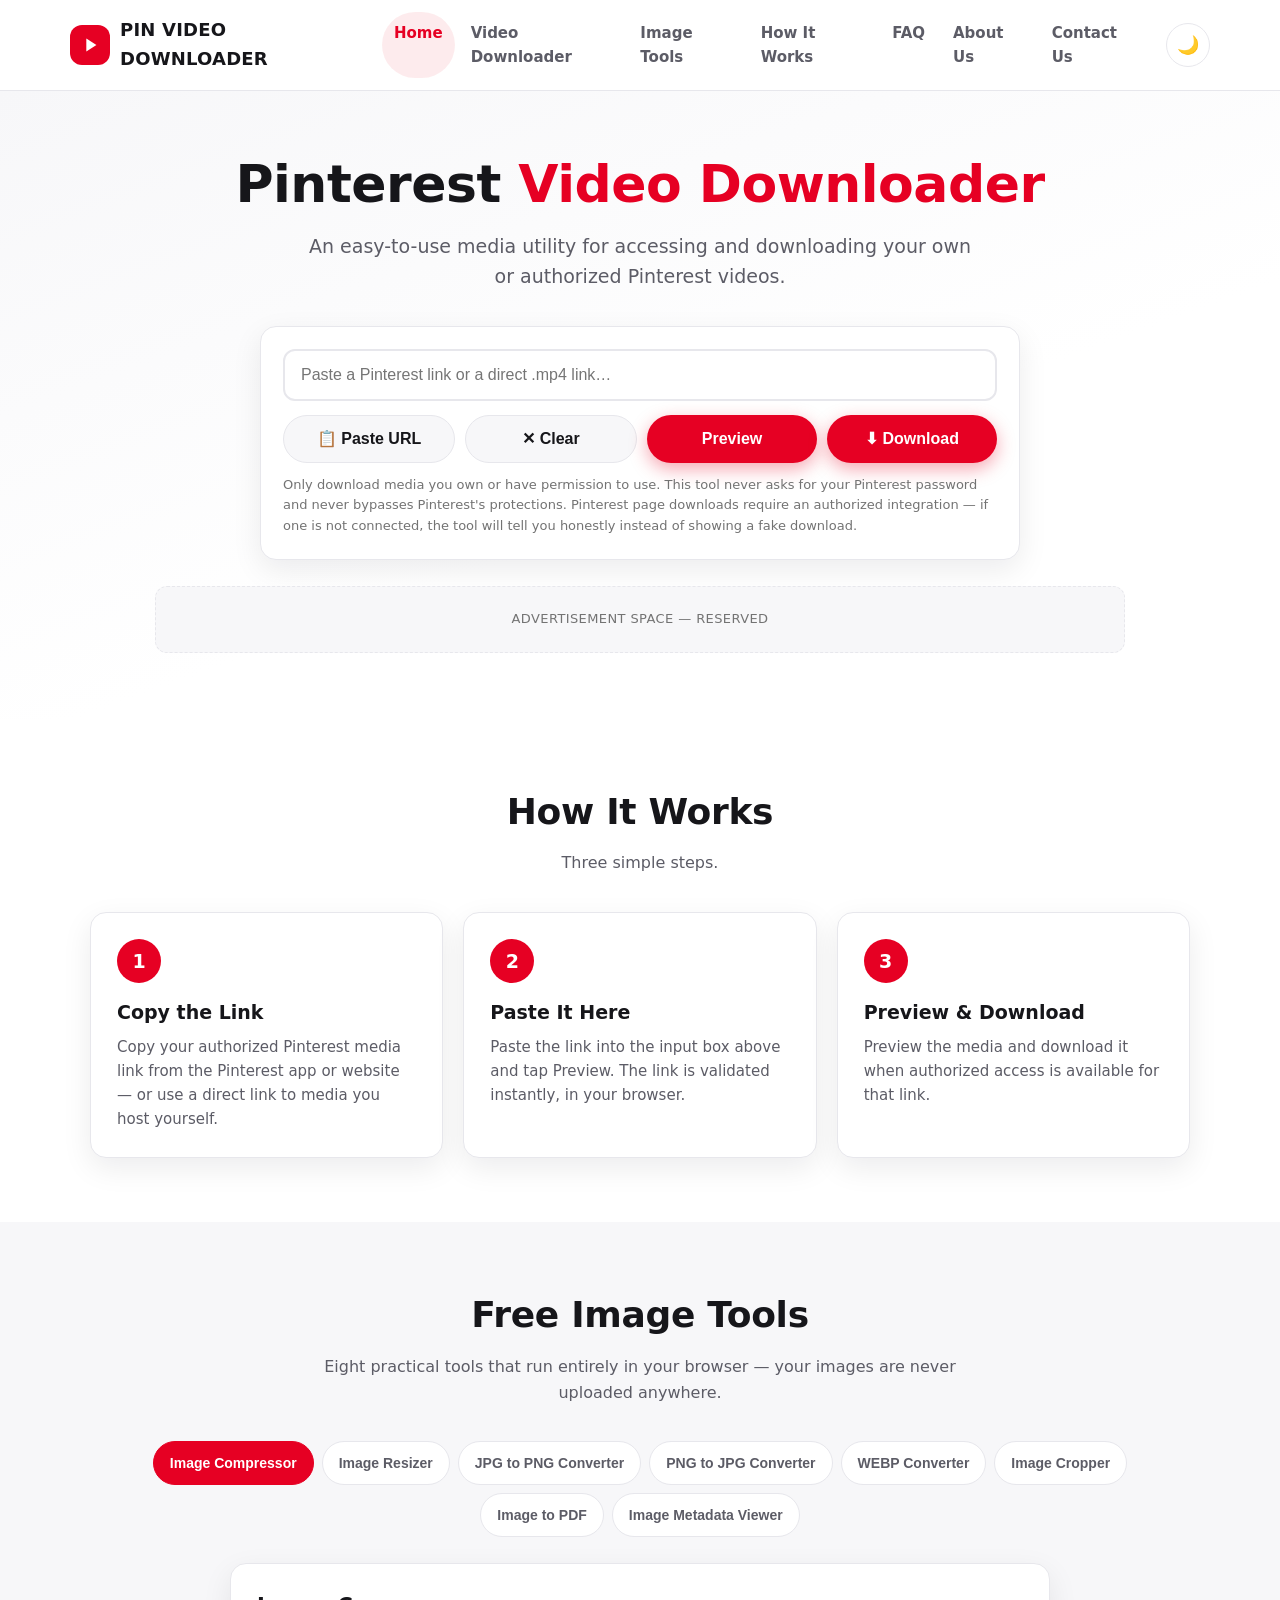
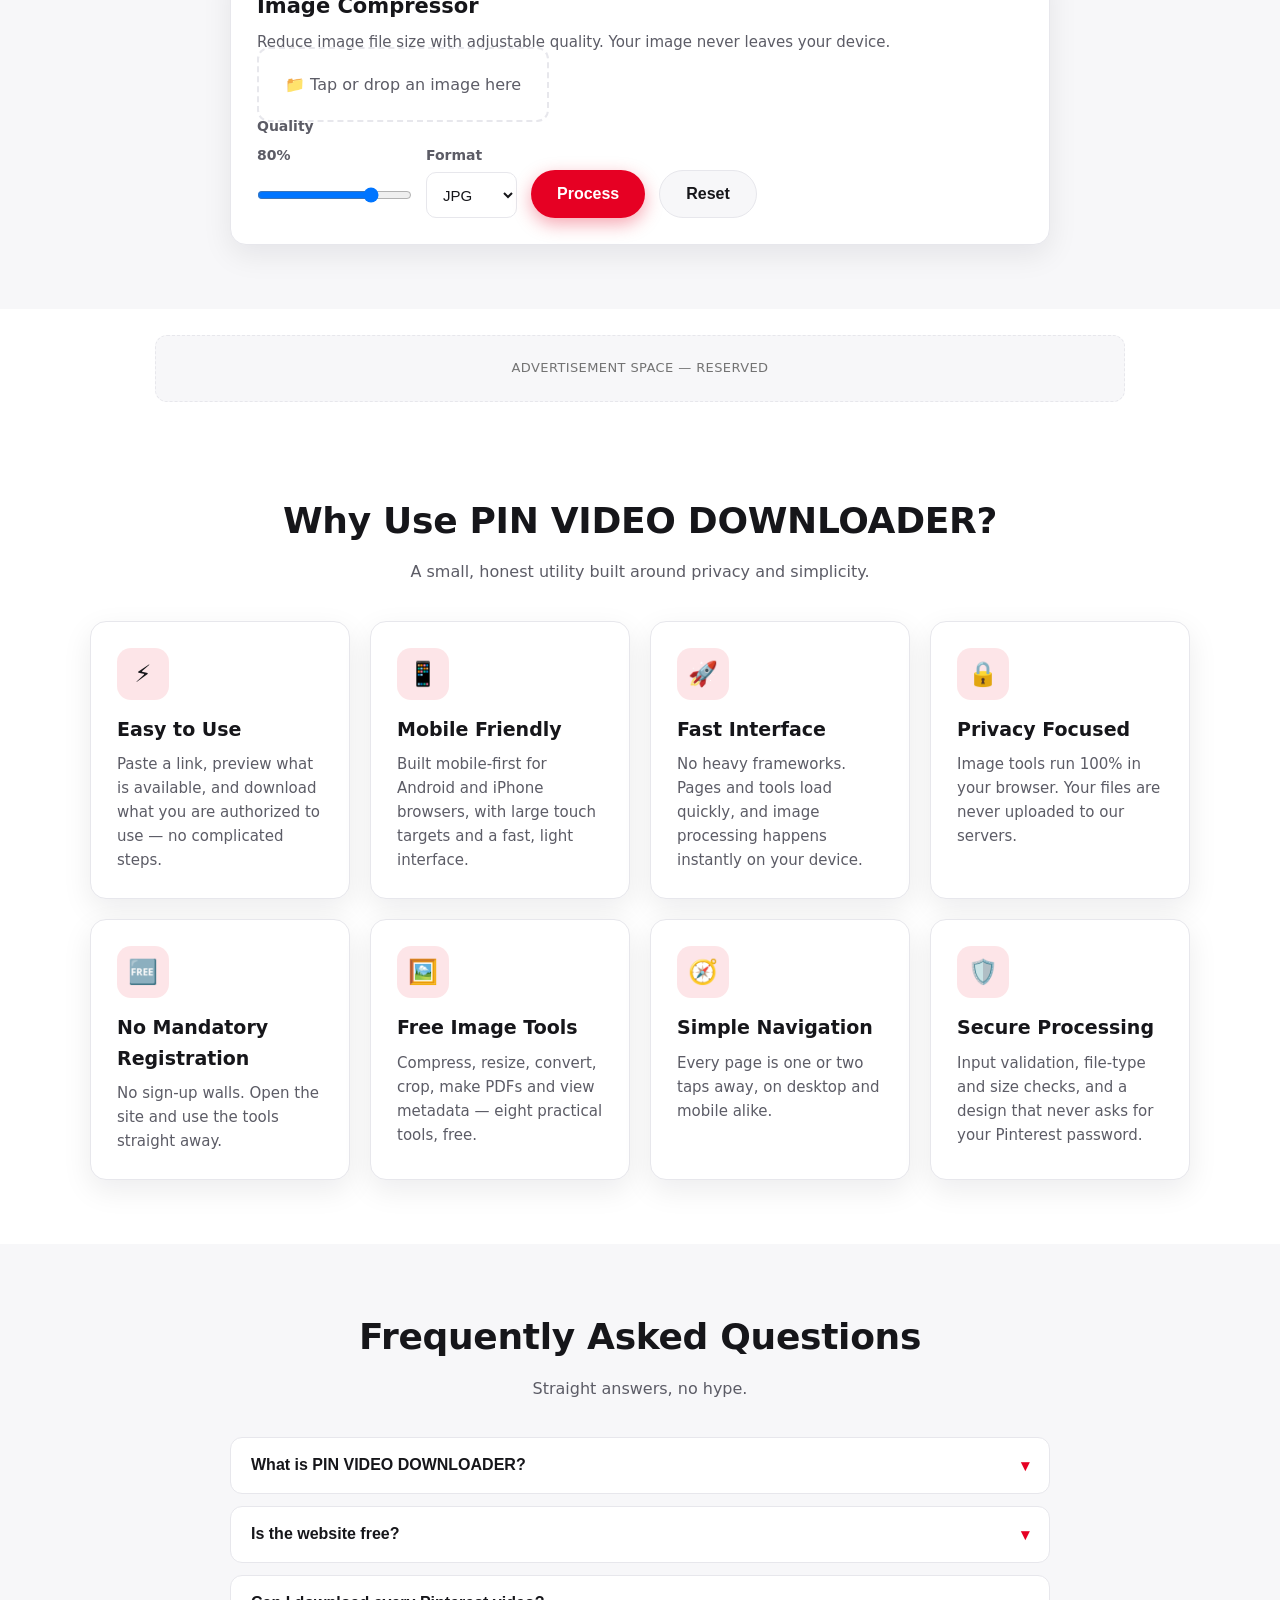
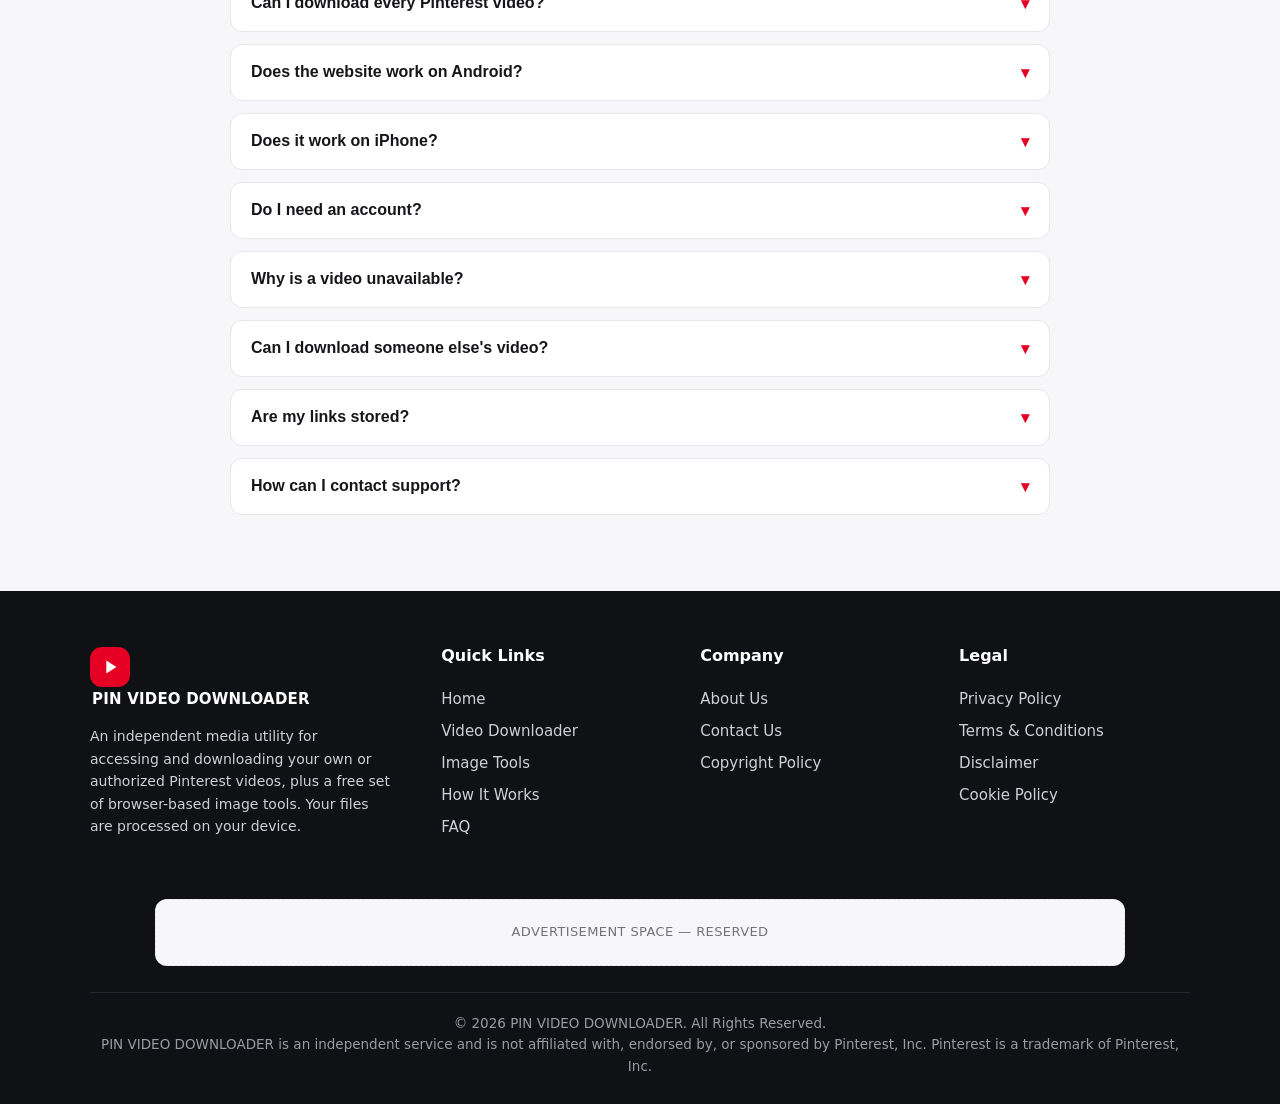
<file: index.html>
<!DOCTYPE html>
<html lang="en" data-theme="light">
<head>
<meta charset="UTF-8">
<meta name="viewport" content="width=device-width, initial-scale=1.0">
<title>Pinterest Video Downloader — Download Your Own or Authorized Videos | PIN VIDEO DOWNLOADER</title>
<meta name="description" content="PIN VIDEO DOWNLOADER: validate Pinterest links, preview and download your own or authorized media, and use eight free browser-based image tools. No sign-up, privacy focused.">
<link rel="canonical" href="https://pinvideodownloader.example.com/">
<meta property="og:type" content="website">
<meta property="og:site_name" content="PIN VIDEO DOWNLOADER">
<meta property="og:title" content="Pinterest Video Downloader — Download Your Own or Authorized Videos | PIN VIDEO DOWNLOADER">
<meta property="og:description" content="PIN VIDEO DOWNLOADER: validate Pinterest links, preview and download your own or authorized media, and use eight free browser-based image tools. No sign-up, privacy focused.">
<meta property="og:url" content="https://pinvideodownloader.example.com/">
<meta name="twitter:card" content="summary">
<meta name="theme-color" content="#E60023">
<link rel="icon" type="image/svg+xml" href="favicon.svg">
<link rel="stylesheet" href="style.css">
<script type="application/ld+json">{"@context":"https://schema.org","@type":"WebSite","name":"PIN VIDEO DOWNLOADER","url":"https://pinvideodownloader.example.com/","description":"An easy-to-use media utility for accessing and downloading your own or authorized Pinterest videos, plus free browser-based image tools."}</script>
<script type="application/ld+json">{"@context":"https://schema.org","@type":"FAQPage","mainEntity":[{"@type":"Question","name":"What is PIN VIDEO DOWNLOADER?","acceptedAnswer":{"@type":"Answer","text":"PIN VIDEO DOWNLOADER is an independent media utility. It validates Pinterest links, explains what can be downloaded with authorized access, lets you download direct media files you own, and includes a free set of image tools that run entirely in your browser."}},
{"@type":"Question","name":"Is the website free?","acceptedAnswer":{"@type":"Answer","text":"Yes. The image tools and link validation are free to use and do not require an account. Some features may depend on third-party services in the future, and any change would be announced on this page."}},
{"@type":"Question","name":"Can I download every Pinterest video?","acceptedAnswer":{"@type":"Answer","text":"No. Not every Pinterest video can be downloaded. A video may be private, removed, region-restricted, or protected, and downloading is only appropriate when you own the content or have the rights holder"s permission. This site never bypasses Pinterest"s protections."}},
{"@type":"Question","name":"Does the website work on Android?","acceptedAnswer":{"@type":"Answer","text":"Yes. The site is built mobile-first and works in modern Android browsers such as Chrome. The image tools process files on your device, so they also work on slower connections."}},
{"@type":"Question","name":"Does it work on iPhone?","acceptedAnswer":{"@type":"Answer","text":"Yes, in a modern iPhone browser such as Safari or Chrome. Some iOS versions handle downloads differently — a file may open in a preview first, from where you can save it using the share option."}},
{"@type":"Question","name":"Do I need an account?","acceptedAnswer":{"@type":"Answer","text":"No account is needed for link validation or any of the image tools."}},
{"@type":"Question","name":"Why is a video unavailable?","acceptedAnswer":{"@type":"Answer","text":"Common reasons: the pin is private or deleted, the link is a short link that cannot be resolved here, the content is protected, or this copy of the site does not yet have an authorized media integration connected. The downloader explains the specific state whenever it can."}},
{"@type":"Question","name":"Can I download someone else"s video?","acceptedAnswer":{"@type":"Answer","text":"Only if you have that person"s permission or another legal right to do so. Downloading other people"s content without permission can infringe copyright. You are responsible for how you use downloaded media."}},
{"@type":"Question","name":"Are my links stored?","acceptedAnswer":{"@type":"Answer","text":"No. Links you paste are processed in your browser for validation and are not sent to or stored on our servers by this website. Your theme preference is stored only on your device. See the Privacy Policy for details."}},
{"@type":"Question","name":"How can I contact support?","acceptedAnswer":{"@type":"Answer","text":"Use the Contact Us page. When the form backend is connected, messages are delivered to the site owner; the page also shows a direct email option."}}]}</script>
</head>
<body>
<header class="site-header"><div class="container header-inner">
<a class="logo" href="index.html" aria-label="PIN VIDEO DOWNLOADER home"><span class="logo-badge"><svg viewBox="0 0 24 24" aria-hidden="true"><path d="M8 5v14l11-7z"/><path d="M12 21a9 9 0 1 1 9-9" fill="none" stroke="#fff" stroke-width="0"/></svg></span><span>PIN VIDEO<br style="display:none"> DOWNLOADER</span></a>
<nav class="main-nav" id="mainNav" aria-label="Main navigation"><a href="index.html" class="active">Home</a><a href="index.html#downloader">Video Downloader</a><a href="index.html#tools">Image Tools</a><a href="index.html#how">How It Works</a><a href="index.html#faq">FAQ</a><a href="about.html">About Us</a><a href="contact.html">Contact Us</a></nav>
<div class="header-actions">
<button class="theme-toggle" id="themeToggle" aria-label="Toggle dark or light mode">🌙</button>
<button class="menu-toggle" id="menuToggle" aria-label="Open menu" aria-expanded="false">☰</button>
</div></div></header>

<main>
<section class="hero"><div class="container">
<h1>Pinterest <span class="accent">Video Downloader</span></h1>
<p class="sub">An easy-to-use media utility for accessing and downloading your own or authorized Pinterest videos.</p>
<div class="downloader-card" id="downloader">
<div class="url-row"><input type="url" id="pinUrl" placeholder="Paste a Pinterest link or a direct .mp4 link…" aria-label="Media URL" autocomplete="off"></div>
<div class="url-actions">
<button class="btn btn-ghost" id="pasteBtn">📋 Paste URL</button>
<button class="btn btn-ghost" id="clearBtn">✕ Clear</button>
<button class="btn btn-primary" id="previewBtn"><span class="spinner"></span> Preview</button>
<button class="btn btn-primary" id="downloadBtn">⬇ Download</button>
</div>
<div class="msg" id="dlMsg" role="status"></div>
<div class="preview-box" id="previewBox">
<div class="preview-grid">
<div class="preview-media" id="previewMedia"></div>
<div><table class="meta-table"><tbody id="metaBody"></tbody></table>
<div class="progress-wrap" id="progressWrap"><div class="progress-bar" id="progressBar"></div></div>
<div class="url-actions">
<a class="btn btn-ghost" id="openOriginal" href="#" target="_blank" rel="noopener">Open Original</a>
<button class="btn btn-ghost" id="retryBtn">↻ Retry</button>
</div></div></div></div>
<p class="fineprint">Only download media you own or have permission to use. This tool never asks for your Pinterest password and never bypasses Pinterest's protections. Pinterest page downloads require an authorized integration — if one is not connected, the tool will tell you honestly instead of showing a fake download.</p>
</div>
<div class="ad-slot" aria-label="Advertisement space">ADVERTISEMENT SPACE — RESERVED</div>
</div></section>

<section class="section" id="how"><div class="container">
<h2>How It Works</h2><p class="lead">Three simple steps.</p>
<div class="grid grid-3">
<div class="card"><div class="step-num">1</div><h3>Copy the Link</h3><p>Copy your authorized Pinterest media link from the Pinterest app or website — or use a direct link to media you host yourself.</p></div>
<div class="card"><div class="step-num">2</div><h3>Paste It Here</h3><p>Paste the link into the input box above and tap Preview. The link is validated instantly, in your browser.</p></div>
<div class="card"><div class="step-num">3</div><h3>Preview &amp; Download</h3><p>Preview the media and download it when authorized access is available for that link.</p></div>
</div></div></section>

<section class="section alt" id="tools"><div class="container">
<h2>Free Image Tools</h2><p class="lead">Eight practical tools that run entirely in your browser — your images are never uploaded anywhere.</p>
<div class="tool-tabs"><button class="tool-tab active" data-tool="compressor">Image Compressor</button><button class="tool-tab" data-tool="resizer">Image Resizer</button><button class="tool-tab" data-tool="jpg2png">JPG to PNG Converter</button><button class="tool-tab" data-tool="png2jpg">PNG to JPG Converter</button><button class="tool-tab" data-tool="webp">WEBP Converter</button><button class="tool-tab" data-tool="cropper">Image Cropper</button><button class="tool-tab" data-tool="pdf">Image to PDF</button><button class="tool-tab" data-tool="metadata">Image Metadata Viewer</button></div>
<div class="tool-panel active" id="panel-compressor">
<h3>Image Compressor</h3><p class="desc">Reduce image file size with adjustable quality. Your image never leaves your device.</p>
<label class="drop">📁 Tap or drop an image here<input type="file" class="tool-file" accept="image/*,.webp"></label>
<div class="tool-controls"><label class="field">Quality <span class="q-val">80%</span><input type="range" class="in-quality" min="10" max="95" value="80"></label><label class="field">Format<select class="in-format"><option value="image/jpeg">JPG</option><option value="image/webp">WEBP</option></select></label><button class="btn btn-primary tool-run">Process</button><a class="btn btn-ghost tool-download" style="display:none">⬇ Download Result</a><button class="btn btn-ghost tool-reset">Reset</button></div>
<div class="tool-preview"><img alt="Preview of the processed image"><p class="result-line"></p></div></div><div class="tool-panel" id="panel-resizer">
<h3>Image Resizer</h3><p class="desc">Resize any image to exact pixel dimensions, with optional aspect-ratio lock.</p>
<label class="drop">📁 Tap or drop an image here<input type="file" class="tool-file" accept="image/*,.webp"></label>
<div class="tool-controls"><label class="field">Width (px)<input type="number" class="in-w" min="1" placeholder="Width"></label><label class="field">Height (px)<input type="number" class="in-h" min="1" placeholder="Height"></label><label class="field">Keep aspect ratio<input type="checkbox" class="in-keep" checked style="min-height:auto;height:22px"></label><button class="btn btn-primary tool-run">Process</button><a class="btn btn-ghost tool-download" style="display:none">⬇ Download Result</a><button class="btn btn-ghost tool-reset">Reset</button></div>
<div class="tool-preview"><img alt="Preview of the processed image"><p class="result-line"></p></div></div><div class="tool-panel" id="panel-jpg2png">
<h3>JPG to PNG Converter</h3><p class="desc">Convert JPG images to lossless PNG format in one tap.</p>
<label class="drop">📁 Tap or drop an image here<input type="file" class="tool-file" accept="image/*,.webp"></label>
<div class="tool-controls"><button class="btn btn-primary tool-run">Process</button><a class="btn btn-ghost tool-download" style="display:none">⬇ Download Result</a><button class="btn btn-ghost tool-reset">Reset</button></div>
<div class="tool-preview"><img alt="Preview of the processed image"><p class="result-line"></p></div></div><div class="tool-panel" id="panel-png2jpg">
<h3>PNG to JPG Converter</h3><p class="desc">Convert PNG to JPG. Transparent areas are filled with the background colour you choose.</p>
<label class="drop">📁 Tap or drop an image here<input type="file" class="tool-file" accept="image/*,.webp"></label>
<div class="tool-controls"><label class="field">Background colour<input type="color" class="in-bg" value="#ffffff" style="padding:4px;height:46px"></label><button class="btn btn-primary tool-run">Process</button><a class="btn btn-ghost tool-download" style="display:none">⬇ Download Result</a><button class="btn btn-ghost tool-reset">Reset</button></div>
<div class="tool-preview"><img alt="Preview of the processed image"><p class="result-line"></p></div></div><div class="tool-panel" id="panel-webp">
<h3>WEBP Converter</h3><p class="desc">Convert images to modern WEBP, or convert WEBP files back to PNG or JPG.</p>
<label class="drop">📁 Tap or drop an image here<input type="file" class="tool-file" accept="image/*,.webp"></label>
<div class="tool-controls"><label class="field">Output format<select class="in-format"><option value="image/webp">WEBP</option><option value="image/png">PNG</option><option value="image/jpeg">JPG</option></select></label><button class="btn btn-primary tool-run">Process</button><a class="btn btn-ghost tool-download" style="display:none">⬇ Download Result</a><button class="btn btn-ghost tool-reset">Reset</button></div>
<div class="tool-preview"><img alt="Preview of the processed image"><p class="result-line"></p></div></div><div class="tool-panel" id="panel-cropper">
<h3>Image Cropper</h3><p class="desc">Crop with a draggable selection box and popular aspect ratios (1:1, 4:5, 16:9, 9:16).</p>
<label class="drop">📁 Tap or drop an image here<input type="file" class="tool-file" accept="image/*,.webp"></label>
<div class="tool-controls"><label class="field">Aspect ratio<select class="in-aspect"><option value="free">Free</option><option value="1:1">1:1</option><option value="4:5">4:5</option><option value="16:9">16:9</option><option value="9:16">9:16</option></select></label><label class="field">Selection size<input type="range" class="in-cropsize" min="20" max="95" value="70"></label><button class="btn btn-primary tool-run">Process</button><a class="btn btn-ghost tool-download" style="display:none">⬇ Download Result</a><button class="btn btn-ghost tool-reset">Reset</button></div>
<div class="tool-preview"><div class="crop-stage"><img class="crop-img" alt="Image loaded in the cropper"></div><p class="result-line"></p></div></div><div class="tool-panel" id="panel-pdf">
<h3>Image to PDF</h3><p class="desc">Turn an image into a clean, print-ready PDF document — generated entirely in your browser.</p>
<label class="drop">📁 Tap or drop an image here<input type="file" class="tool-file" accept="image/*,.webp"></label>
<div class="tool-controls"><label class="field">Page size<select class="in-pagesize"><option value="a4">A4</option><option value="letter">Letter</option><option value="fit">Fit to image</option></select></label><button class="btn btn-primary tool-run">Process</button><a class="btn btn-ghost tool-download" style="display:none">⬇ Download Result</a><button class="btn btn-ghost tool-reset">Reset</button></div>
<div class="tool-preview"><img alt="Preview of the processed image"><p class="result-line"></p></div></div><div class="tool-panel" id="panel-metadata">
<h3>Image Metadata Viewer</h3><p class="desc">See file name, type, size, dimensions and — for JPG photos — embedded EXIF camera data, privately on your device.</p>
<label class="drop">📁 Tap or drop an image here<input type="file" class="tool-file" accept="image/*,.webp"></label>
<div class="tool-controls"><a class="btn btn-ghost tool-download" style="display:none">⬇ Download Result</a><button class="btn btn-ghost tool-reset">Reset</button></div>
<div class="tool-preview"><img alt="Preview of the selected image" style="display:none"><div class="meta-out"></div><p class="result-line"></p></div></div>
</div></section>

<div class="container"><div class="ad-slot" aria-label="Advertisement space">ADVERTISEMENT SPACE — RESERVED</div></div>

<section class="section"><div class="container">
<h2>Why Use PIN VIDEO DOWNLOADER?</h2><p class="lead">A small, honest utility built around privacy and simplicity.</p>
<div class="grid grid-4"><div class="card"><div class="icon">⚡</div><h3>Easy to Use</h3><p>Paste a link, preview what is available, and download what you are authorized to use — no complicated steps.</p></div><div class="card"><div class="icon">📱</div><h3>Mobile Friendly</h3><p>Built mobile-first for Android and iPhone browsers, with large touch targets and a fast, light interface.</p></div><div class="card"><div class="icon">🚀</div><h3>Fast Interface</h3><p>No heavy frameworks. Pages and tools load quickly, and image processing happens instantly on your device.</p></div><div class="card"><div class="icon">🔒</div><h3>Privacy Focused</h3><p>Image tools run 100% in your browser. Your files are never uploaded to our servers.</p></div><div class="card"><div class="icon">🆓</div><h3>No Mandatory Registration</h3><p>No sign-up walls. Open the site and use the tools straight away.</p></div><div class="card"><div class="icon">🖼️</div><h3>Free Image Tools</h3><p>Compress, resize, convert, crop, make PDFs and view metadata — eight practical tools, free.</p></div><div class="card"><div class="icon">🧭</div><h3>Simple Navigation</h3><p>Every page is one or two taps away, on desktop and mobile alike.</p></div><div class="card"><div class="icon">🛡️</div><h3>Secure Processing</h3><p>Input validation, file-type and size checks, and a design that never asks for your Pinterest password.</p></div></div>
</div></section>

<section class="section alt" id="faq"><div class="container">
<h2>Frequently Asked Questions</h2><p class="lead">Straight answers, no hype.</p>
<div class="faq-list"><div class="faq-item"><button class="faq-q" aria-expanded="false">What is PIN VIDEO DOWNLOADER?<span class="chev">▾</span></button><div class="faq-a">PIN VIDEO DOWNLOADER is an independent media utility. It validates Pinterest links, explains what can be downloaded with authorized access, lets you download direct media files you own, and includes a free set of image tools that run entirely in your browser.</div></div><div class="faq-item"><button class="faq-q" aria-expanded="false">Is the website free?<span class="chev">▾</span></button><div class="faq-a">Yes. The image tools and link validation are free to use and do not require an account. Some features may depend on third-party services in the future, and any change would be announced on this page.</div></div><div class="faq-item"><button class="faq-q" aria-expanded="false">Can I download every Pinterest video?<span class="chev">▾</span></button><div class="faq-a">No. Not every Pinterest video can be downloaded. A video may be private, removed, region-restricted, or protected, and downloading is only appropriate when you own the content or have the rights holder's permission. This site never bypasses Pinterest's protections.</div></div><div class="faq-item"><button class="faq-q" aria-expanded="false">Does the website work on Android?<span class="chev">▾</span></button><div class="faq-a">Yes. The site is built mobile-first and works in modern Android browsers such as Chrome. The image tools process files on your device, so they also work on slower connections.</div></div><div class="faq-item"><button class="faq-q" aria-expanded="false">Does it work on iPhone?<span class="chev">▾</span></button><div class="faq-a">Yes, in a modern iPhone browser such as Safari or Chrome. Some iOS versions handle downloads differently — a file may open in a preview first, from where you can save it using the share option.</div></div><div class="faq-item"><button class="faq-q" aria-expanded="false">Do I need an account?<span class="chev">▾</span></button><div class="faq-a">No account is needed for link validation or any of the image tools.</div></div><div class="faq-item"><button class="faq-q" aria-expanded="false">Why is a video unavailable?<span class="chev">▾</span></button><div class="faq-a">Common reasons: the pin is private or deleted, the link is a short link that cannot be resolved here, the content is protected, or this copy of the site does not yet have an authorized media integration connected. The downloader explains the specific state whenever it can.</div></div><div class="faq-item"><button class="faq-q" aria-expanded="false">Can I download someone else's video?<span class="chev">▾</span></button><div class="faq-a">Only if you have that person's permission or another legal right to do so. Downloading other people's content without permission can infringe copyright. You are responsible for how you use downloaded media.</div></div><div class="faq-item"><button class="faq-q" aria-expanded="false">Are my links stored?<span class="chev">▾</span></button><div class="faq-a">No. Links you paste are processed in your browser for validation and are not sent to or stored on our servers by this website. Your theme preference is stored only on your device. See the Privacy Policy for details.</div></div><div class="faq-item"><button class="faq-q" aria-expanded="false">How can I contact support?<span class="chev">▾</span></button><div class="faq-a">Use the Contact Us page. When the form backend is connected, messages are delivered to the site owner; the page also shows a direct email option.</div></div></div>
</div></section>
</main>
<footer class="site-footer"><div class="container">
<div class="footer-grid">
<div class="footer-brand">
<a class="logo" href="index.html" style="color:#fff"><span class="logo-badge"><svg viewBox="0 0 24 24" aria-hidden="true"><path d="M8 5v14l11-7z"/><path d="M12 21a9 9 0 1 1 9-9" fill="none" stroke="#fff" stroke-width="0"/></svg></span><span style="margin-left:2px">PIN VIDEO DOWNLOADER</span></a>
<p>An independent media utility for accessing and downloading your own or authorized Pinterest videos, plus a free set of browser-based image tools. Your files are processed on your device.</p>
</div>
<div><h4>Quick Links</h4>
<a href="index.html">Home</a><a href="index.html#downloader">Video Downloader</a>
<a href="index.html#tools">Image Tools</a><a href="index.html#how">How It Works</a><a href="index.html#faq">FAQ</a></div>
<div><h4>Company</h4>
<a href="about.html">About Us</a><a href="contact.html">Contact Us</a><a href="copyright.html">Copyright Policy</a></div>
<div><h4>Legal</h4>
<a href="privacy-policy.html">Privacy Policy</a><a href="terms.html">Terms &amp; Conditions</a>
<a href="disclaimer.html">Disclaimer</a><a href="cookie-policy.html">Cookie Policy</a></div>
</div>
<div class="ad-slot" aria-label="Advertisement space">ADVERTISEMENT SPACE — RESERVED</div>
<div class="footer-bottom">© <span id="year">2026</span> PIN VIDEO DOWNLOADER. All Rights Reserved.<br>
PIN VIDEO DOWNLOADER is an independent service and is not affiliated with, endorsed by, or sponsored by Pinterest, Inc. Pinterest is a trademark of Pinterest, Inc.</div>
</div></footer>
<script src="script.js" defer></script>
</body></html>
</file>
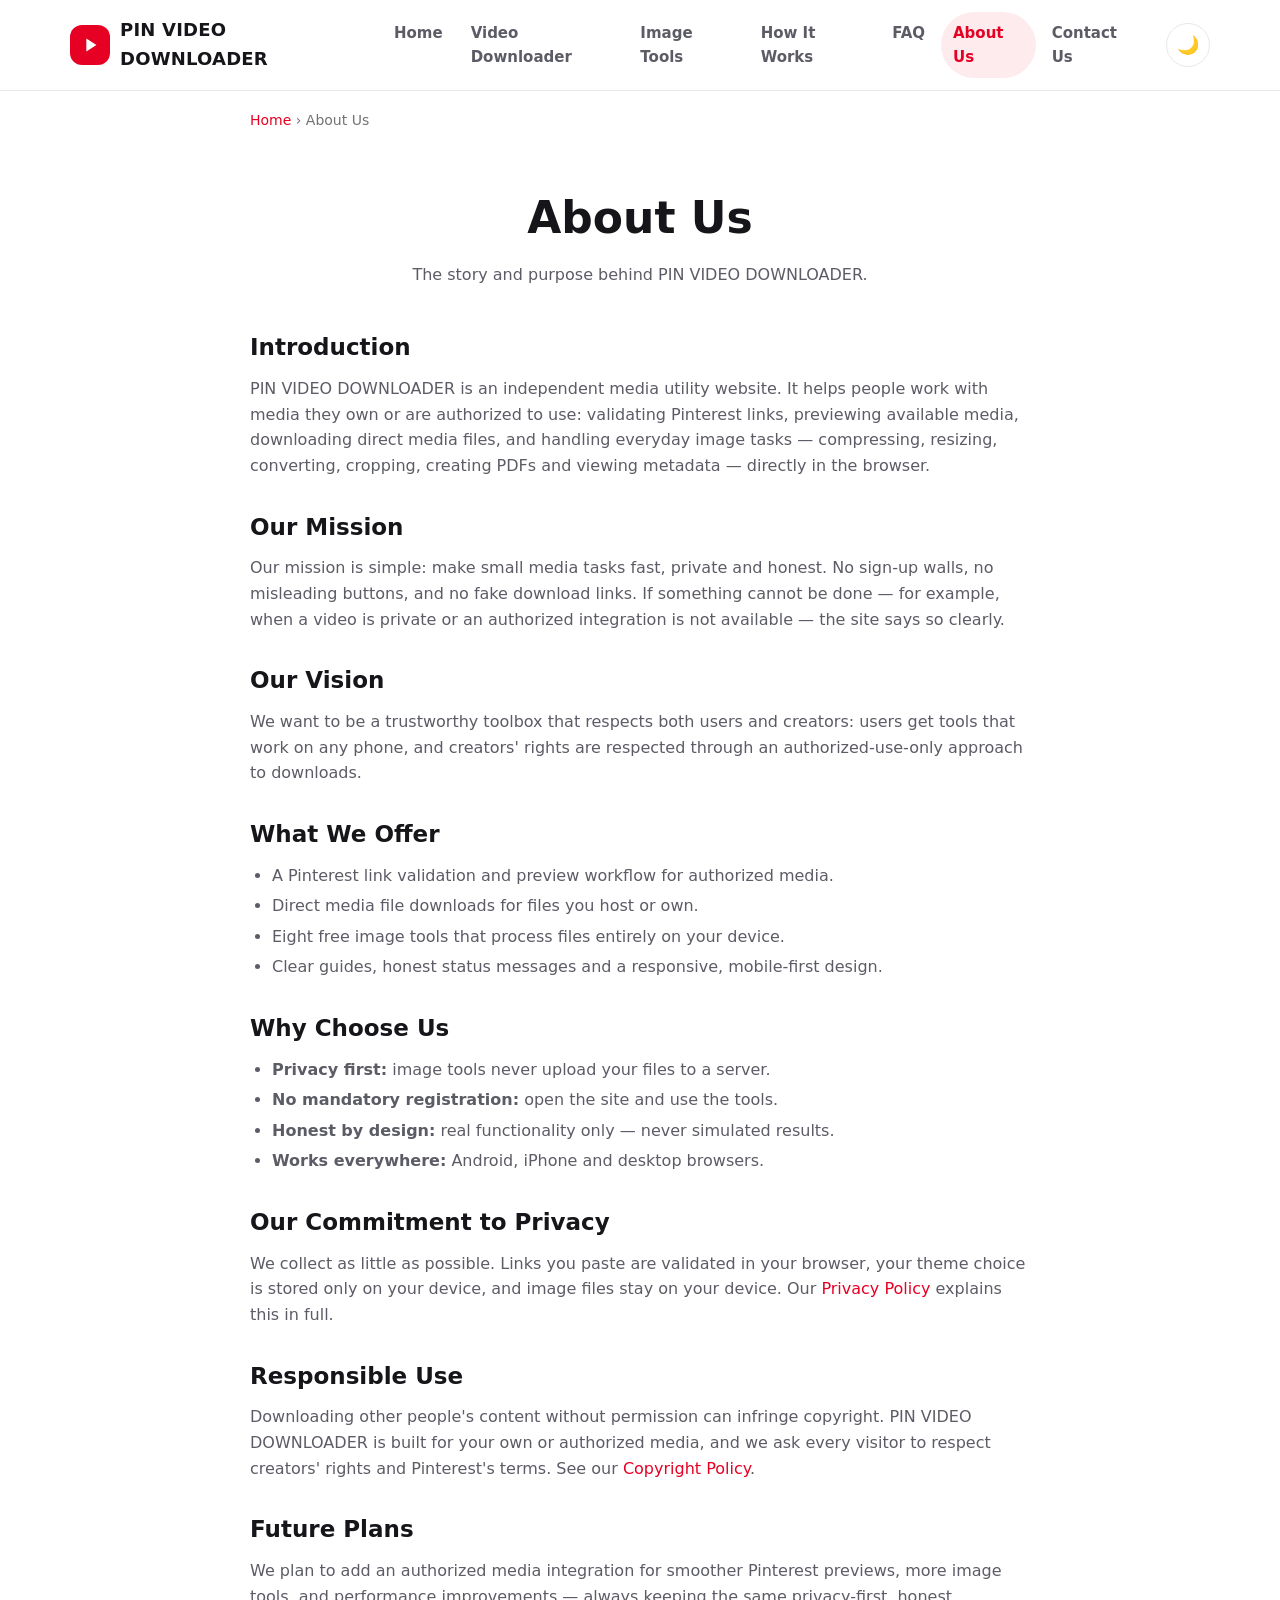
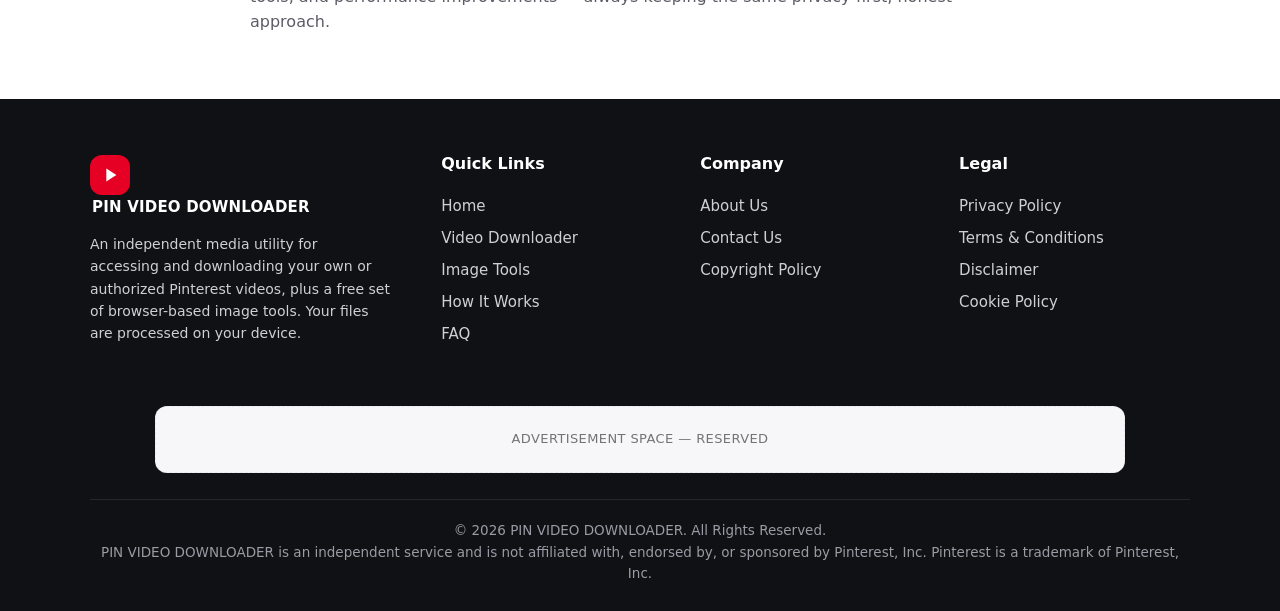
<file: about.html>
<!DOCTYPE html>
<html lang="en" data-theme="light">
<head>
<meta charset="UTF-8">
<meta name="viewport" content="width=device-width, initial-scale=1.0">
<title>About Us | PIN VIDEO DOWNLOADER</title>
<meta name="description" content="Learn about PIN VIDEO DOWNLOADER: our mission, vision, privacy commitment and responsible-use approach.">
<link rel="canonical" href="https://pinvideodownloader.example.com/about.html">
<meta property="og:type" content="website">
<meta property="og:site_name" content="PIN VIDEO DOWNLOADER">
<meta property="og:title" content="About Us | PIN VIDEO DOWNLOADER">
<meta property="og:description" content="Learn about PIN VIDEO DOWNLOADER: our mission, vision, privacy commitment and responsible-use approach.">
<meta property="og:url" content="https://pinvideodownloader.example.com/about.html">
<meta name="twitter:card" content="summary">
<meta name="theme-color" content="#E60023">
<link rel="icon" type="image/svg+xml" href="favicon.svg">
<link rel="stylesheet" href="style.css">

</head>
<body>
<header class="site-header"><div class="container header-inner">
<a class="logo" href="index.html" aria-label="PIN VIDEO DOWNLOADER home"><span class="logo-badge"><svg viewBox="0 0 24 24" aria-hidden="true"><path d="M8 5v14l11-7z"/><path d="M12 21a9 9 0 1 1 9-9" fill="none" stroke="#fff" stroke-width="0"/></svg></span><span>PIN VIDEO<br style="display:none"> DOWNLOADER</span></a>
<nav class="main-nav" id="mainNav" aria-label="Main navigation"><a href="index.html">Home</a><a href="index.html#downloader">Video Downloader</a><a href="index.html#tools">Image Tools</a><a href="index.html#how">How It Works</a><a href="index.html#faq">FAQ</a><a href="about.html" class="active">About Us</a><a href="contact.html">Contact Us</a></nav>
<div class="header-actions">
<button class="theme-toggle" id="themeToggle" aria-label="Toggle dark or light mode">🌙</button>
<button class="menu-toggle" id="menuToggle" aria-label="Open menu" aria-expanded="false">☰</button>
</div></div></header>
<main>
<div class="breadcrumb"><a href="index.html">Home</a> › About Us</div>
<section class="page-hero"><div class="container"><h1>About Us</h1><p>The story and purpose behind PIN VIDEO DOWNLOADER.</p></div></section>
<div class="prose">
<h2>Introduction</h2>
<p>PIN VIDEO DOWNLOADER is an independent media utility website. It helps people work with media they own or are authorized to use: validating Pinterest links, previewing available media, downloading direct media files, and handling everyday image tasks — compressing, resizing, converting, cropping, creating PDFs and viewing metadata — directly in the browser.</p>
<h2>Our Mission</h2>
<p>Our mission is simple: make small media tasks fast, private and honest. No sign-up walls, no misleading buttons, and no fake download links. If something cannot be done — for example, when a video is private or an authorized integration is not available — the site says so clearly.</p>
<h2>Our Vision</h2>
<p>We want to be a trustworthy toolbox that respects both users and creators: users get tools that work on any phone, and creators' rights are respected through an authorized-use-only approach to downloads.</p>
<h2>What We Offer</h2>
<ul><li>A Pinterest link validation and preview workflow for authorized media.</li>
<li>Direct media file downloads for files you host or own.</li>
<li>Eight free image tools that process files entirely on your device.</li>
<li>Clear guides, honest status messages and a responsive, mobile-first design.</li></ul>
<h2>Why Choose Us</h2>
<ul><li><strong>Privacy first:</strong> image tools never upload your files to a server.</li>
<li><strong>No mandatory registration:</strong> open the site and use the tools.</li>
<li><strong>Honest by design:</strong> real functionality only — never simulated results.</li>
<li><strong>Works everywhere:</strong> Android, iPhone and desktop browsers.</li></ul>
<h2>Our Commitment to Privacy</h2>
<p>We collect as little as possible. Links you paste are validated in your browser, your theme choice is stored only on your device, and image files stay on your device. Our <a href="privacy-policy.html">Privacy Policy</a> explains this in full.</p>
<h2>Responsible Use</h2>
<p>Downloading other people's content without permission can infringe copyright. PIN VIDEO DOWNLOADER is built for your own or authorized media, and we ask every visitor to respect creators' rights and Pinterest's terms. See our <a href="copyright.html">Copyright Policy</a>.</p>
<h2>Future Plans</h2>
<p>We plan to add an authorized media integration for smoother Pinterest previews, more image tools, and performance improvements — always keeping the same privacy-first, honest approach.</p>
</div></main>
<footer class="site-footer"><div class="container">
<div class="footer-grid">
<div class="footer-brand">
<a class="logo" href="index.html" style="color:#fff"><span class="logo-badge"><svg viewBox="0 0 24 24" aria-hidden="true"><path d="M8 5v14l11-7z"/><path d="M12 21a9 9 0 1 1 9-9" fill="none" stroke="#fff" stroke-width="0"/></svg></span><span style="margin-left:2px">PIN VIDEO DOWNLOADER</span></a>
<p>An independent media utility for accessing and downloading your own or authorized Pinterest videos, plus a free set of browser-based image tools. Your files are processed on your device.</p>
</div>
<div><h4>Quick Links</h4>
<a href="index.html">Home</a><a href="index.html#downloader">Video Downloader</a>
<a href="index.html#tools">Image Tools</a><a href="index.html#how">How It Works</a><a href="index.html#faq">FAQ</a></div>
<div><h4>Company</h4>
<a href="about.html">About Us</a><a href="contact.html">Contact Us</a><a href="copyright.html">Copyright Policy</a></div>
<div><h4>Legal</h4>
<a href="privacy-policy.html">Privacy Policy</a><a href="terms.html">Terms &amp; Conditions</a>
<a href="disclaimer.html">Disclaimer</a><a href="cookie-policy.html">Cookie Policy</a></div>
</div>
<div class="ad-slot" aria-label="Advertisement space">ADVERTISEMENT SPACE — RESERVED</div>
<div class="footer-bottom">© <span id="year">2026</span> PIN VIDEO DOWNLOADER. All Rights Reserved.<br>
PIN VIDEO DOWNLOADER is an independent service and is not affiliated with, endorsed by, or sponsored by Pinterest, Inc. Pinterest is a trademark of Pinterest, Inc.</div>
</div></footer>
<script src="script.js" defer></script>
</body></html>
</file>
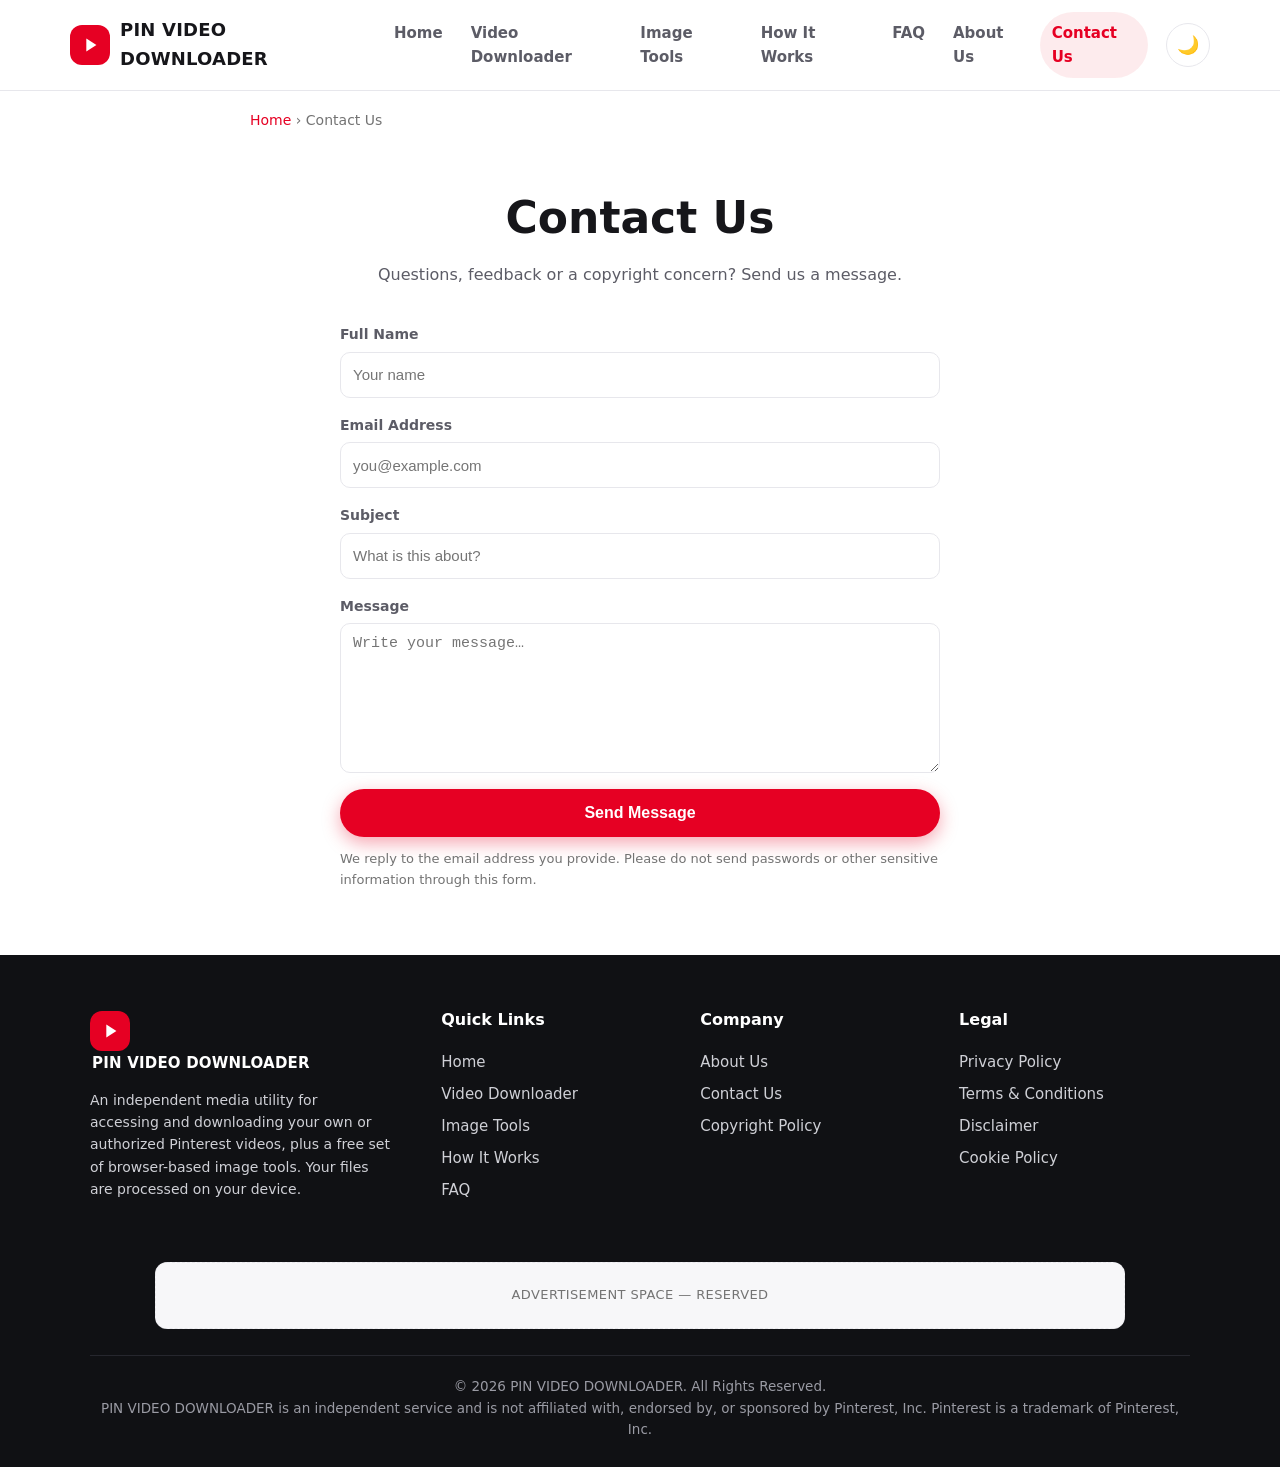
<file: contact.html>
<!DOCTYPE html>
<html lang="en" data-theme="light">
<head>
<meta charset="UTF-8">
<meta name="viewport" content="width=device-width, initial-scale=1.0">
<title>Contact Us | PIN VIDEO DOWNLOADER</title>
<meta name="description" content="Contact PIN VIDEO DOWNLOADER for support, feedback or copyright questions.">
<link rel="canonical" href="https://pinvideodownloader.example.com/contact.html">
<meta property="og:type" content="website">
<meta property="og:site_name" content="PIN VIDEO DOWNLOADER">
<meta property="og:title" content="Contact Us | PIN VIDEO DOWNLOADER">
<meta property="og:description" content="Contact PIN VIDEO DOWNLOADER for support, feedback or copyright questions.">
<meta property="og:url" content="https://pinvideodownloader.example.com/contact.html">
<meta name="twitter:card" content="summary">
<meta name="theme-color" content="#E60023">
<link rel="icon" type="image/svg+xml" href="favicon.svg">
<link rel="stylesheet" href="style.css">

</head>
<body>
<header class="site-header"><div class="container header-inner">
<a class="logo" href="index.html" aria-label="PIN VIDEO DOWNLOADER home"><span class="logo-badge"><svg viewBox="0 0 24 24" aria-hidden="true"><path d="M8 5v14l11-7z"/><path d="M12 21a9 9 0 1 1 9-9" fill="none" stroke="#fff" stroke-width="0"/></svg></span><span>PIN VIDEO<br style="display:none"> DOWNLOADER</span></a>
<nav class="main-nav" id="mainNav" aria-label="Main navigation"><a href="index.html">Home</a><a href="index.html#downloader">Video Downloader</a><a href="index.html#tools">Image Tools</a><a href="index.html#how">How It Works</a><a href="index.html#faq">FAQ</a><a href="about.html">About Us</a><a href="contact.html" class="active">Contact Us</a></nav>
<div class="header-actions">
<button class="theme-toggle" id="themeToggle" aria-label="Toggle dark or light mode">🌙</button>
<button class="menu-toggle" id="menuToggle" aria-label="Open menu" aria-expanded="false">☰</button>
</div></div></header>
<main>
<div class="breadcrumb"><a href="index.html">Home</a> › Contact Us</div>
<section class="page-hero"><div class="container"><h1>Contact Us</h1><p>Questions, feedback or a copyright concern? Send us a message.</p></div></section>
<div class="contact-wrap">
<form id="contactForm" novalidate>
<label class="field">Full Name<input type="text" id="cfName" required maxlength="80" placeholder="Your name"></label>
<label class="field">Email Address<input type="email" id="cfEmail" required maxlength="120" placeholder="you@example.com"></label>
<label class="field">Subject<input type="text" id="cfSubject" required maxlength="120" placeholder="What is this about?"></label>
<label class="field">Message<textarea id="cfMessage" required maxlength="4000" placeholder="Write your message…"></textarea></label>
<input type="text" id="hpField" class="hp" tabindex="-1" autocomplete="off" aria-hidden="true">
<button class="btn btn-primary" id="cfSubmit" type="submit" style="width:100%">Send Message</button>
<div class="msg" id="contactMsg" role="status"></div>
<p class="fineprint">We reply to the email address you provide. Please do not send passwords or other sensitive information through this form.</p>
</form>
</div></main>
<footer class="site-footer"><div class="container">
<div class="footer-grid">
<div class="footer-brand">
<a class="logo" href="index.html" style="color:#fff"><span class="logo-badge"><svg viewBox="0 0 24 24" aria-hidden="true"><path d="M8 5v14l11-7z"/><path d="M12 21a9 9 0 1 1 9-9" fill="none" stroke="#fff" stroke-width="0"/></svg></span><span style="margin-left:2px">PIN VIDEO DOWNLOADER</span></a>
<p>An independent media utility for accessing and downloading your own or authorized Pinterest videos, plus a free set of browser-based image tools. Your files are processed on your device.</p>
</div>
<div><h4>Quick Links</h4>
<a href="index.html">Home</a><a href="index.html#downloader">Video Downloader</a>
<a href="index.html#tools">Image Tools</a><a href="index.html#how">How It Works</a><a href="index.html#faq">FAQ</a></div>
<div><h4>Company</h4>
<a href="about.html">About Us</a><a href="contact.html">Contact Us</a><a href="copyright.html">Copyright Policy</a></div>
<div><h4>Legal</h4>
<a href="privacy-policy.html">Privacy Policy</a><a href="terms.html">Terms &amp; Conditions</a>
<a href="disclaimer.html">Disclaimer</a><a href="cookie-policy.html">Cookie Policy</a></div>
</div>
<div class="ad-slot" aria-label="Advertisement space">ADVERTISEMENT SPACE — RESERVED</div>
<div class="footer-bottom">© <span id="year">2026</span> PIN VIDEO DOWNLOADER. All Rights Reserved.<br>
PIN VIDEO DOWNLOADER is an independent service and is not affiliated with, endorsed by, or sponsored by Pinterest, Inc. Pinterest is a trademark of Pinterest, Inc.</div>
</div></footer>
<script src="script.js" defer></script>
</body></html>
</file>
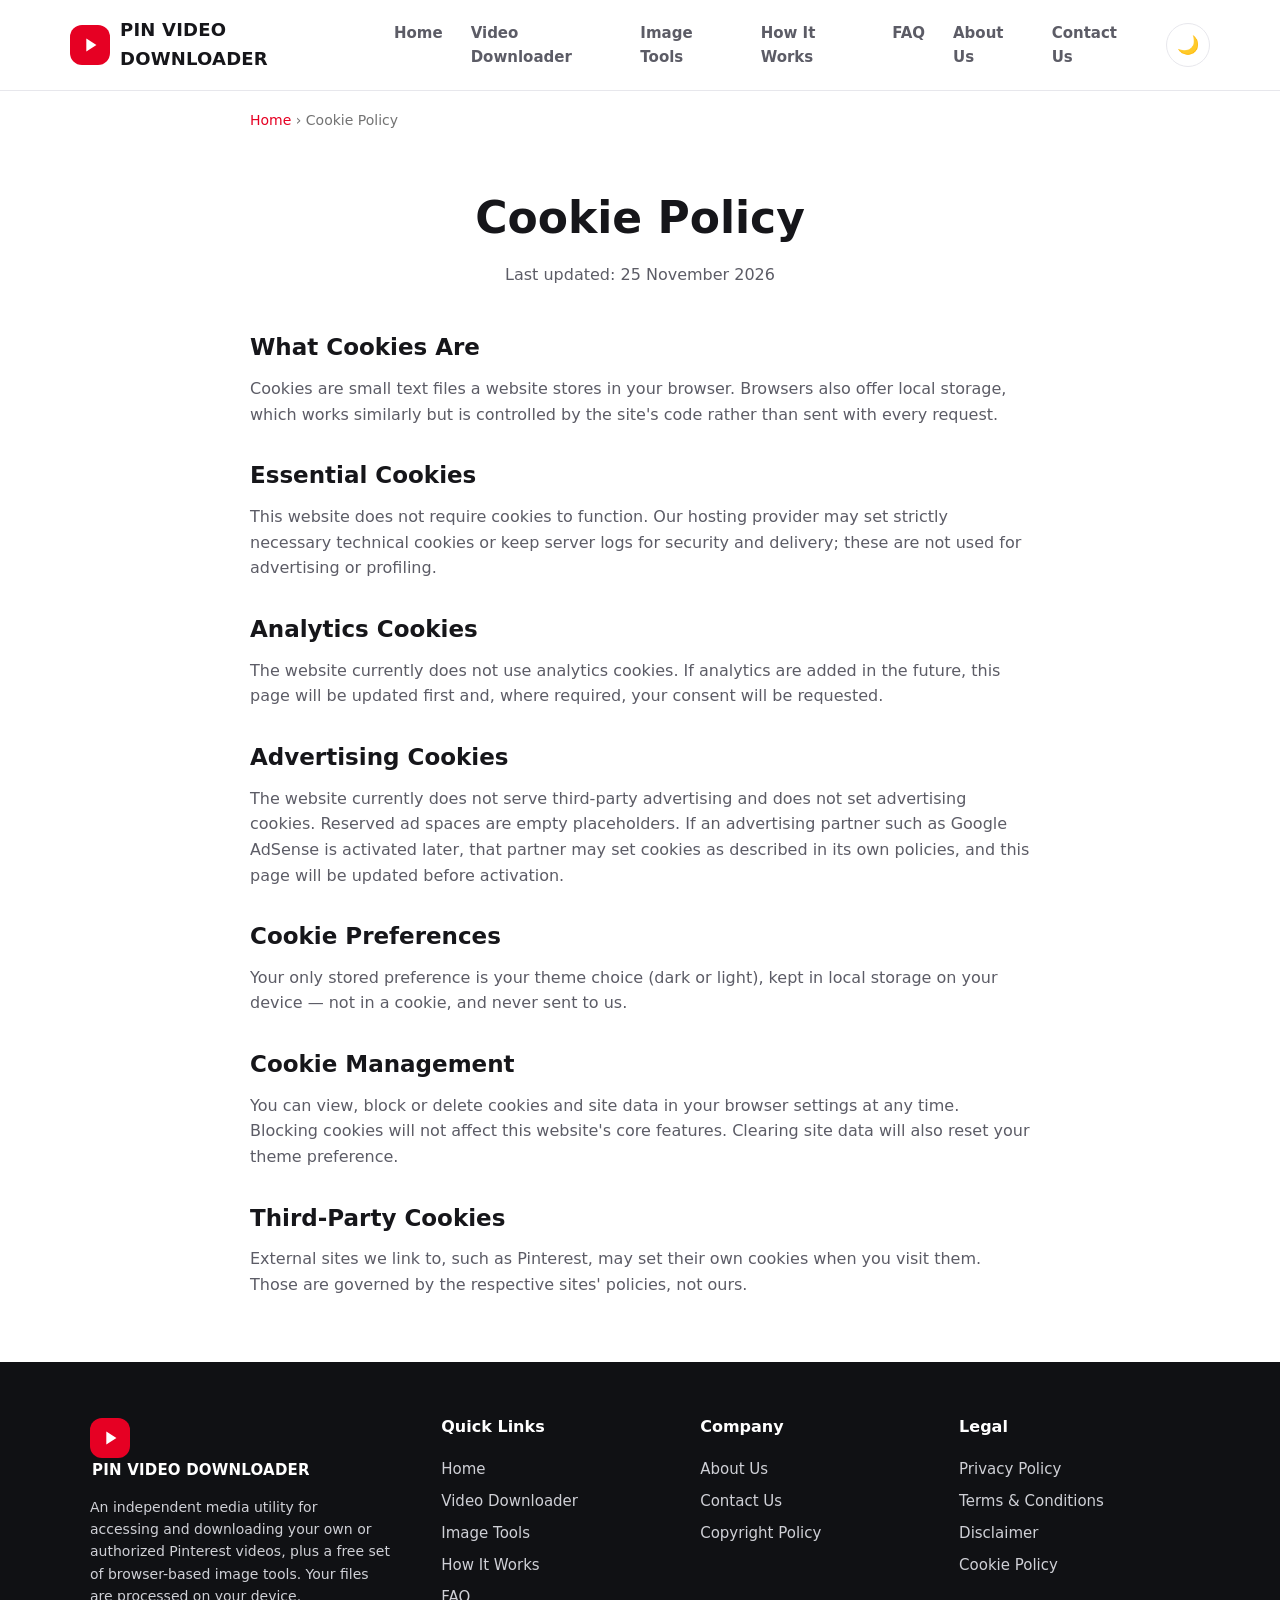
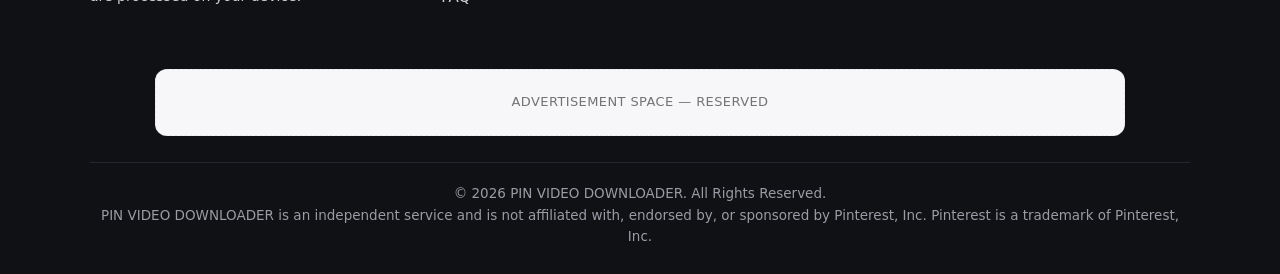
<file: cookie-policy.html>
<!DOCTYPE html>
<html lang="en" data-theme="light">
<head>
<meta charset="UTF-8">
<meta name="viewport" content="width=device-width, initial-scale=1.0">
<title>Cookie Policy | PIN VIDEO DOWNLOADER</title>
<meta name="description" content="What cookies and local storage PIN VIDEO DOWNLOADER actually uses.">
<link rel="canonical" href="https://pinvideodownloader.example.com/cookie-policy.html">
<meta property="og:type" content="website">
<meta property="og:site_name" content="PIN VIDEO DOWNLOADER">
<meta property="og:title" content="Cookie Policy | PIN VIDEO DOWNLOADER">
<meta property="og:description" content="What cookies and local storage PIN VIDEO DOWNLOADER actually uses.">
<meta property="og:url" content="https://pinvideodownloader.example.com/cookie-policy.html">
<meta name="twitter:card" content="summary">
<meta name="theme-color" content="#E60023">
<link rel="icon" type="image/svg+xml" href="favicon.svg">
<link rel="stylesheet" href="style.css">

</head>
<body>
<header class="site-header"><div class="container header-inner">
<a class="logo" href="index.html" aria-label="PIN VIDEO DOWNLOADER home"><span class="logo-badge"><svg viewBox="0 0 24 24" aria-hidden="true"><path d="M8 5v14l11-7z"/><path d="M12 21a9 9 0 1 1 9-9" fill="none" stroke="#fff" stroke-width="0"/></svg></span><span>PIN VIDEO<br style="display:none"> DOWNLOADER</span></a>
<nav class="main-nav" id="mainNav" aria-label="Main navigation"><a href="index.html">Home</a><a href="index.html#downloader">Video Downloader</a><a href="index.html#tools">Image Tools</a><a href="index.html#how">How It Works</a><a href="index.html#faq">FAQ</a><a href="about.html">About Us</a><a href="contact.html">Contact Us</a></nav>
<div class="header-actions">
<button class="theme-toggle" id="themeToggle" aria-label="Toggle dark or light mode">🌙</button>
<button class="menu-toggle" id="menuToggle" aria-label="Open menu" aria-expanded="false">☰</button>
</div></div></header>
<main>
<div class="breadcrumb"><a href="index.html">Home</a> › Cookie Policy</div>
<section class="page-hero"><div class="container"><h1>Cookie Policy</h1><p>Last updated: 25 November 2026</p></div></section>
<div class="prose"><h2>What Cookies Are</h2><p>Cookies are small text files a website stores in your browser. Browsers also offer local storage, which works similarly but is controlled by the site's code rather than sent with every request.</p><h2>Essential Cookies</h2><p>This website does not require cookies to function. Our hosting provider may set strictly necessary technical cookies or keep server logs for security and delivery; these are not used for advertising or profiling.</p><h2>Analytics Cookies</h2><p>The website currently does not use analytics cookies. If analytics are added in the future, this page will be updated first and, where required, your consent will be requested.</p><h2>Advertising Cookies</h2><p>The website currently does not serve third-party advertising and does not set advertising cookies. Reserved ad spaces are empty placeholders. If an advertising partner such as Google AdSense is activated later, that partner may set cookies as described in its own policies, and this page will be updated before activation.</p><h2>Cookie Preferences</h2><p>Your only stored preference is your theme choice (dark or light), kept in local storage on your device — not in a cookie, and never sent to us.</p><h2>Cookie Management</h2><p>You can view, block or delete cookies and site data in your browser settings at any time. Blocking cookies will not affect this website's core features. Clearing site data will also reset your theme preference.</p><h2>Third-Party Cookies</h2><p>External sites we link to, such as Pinterest, may set their own cookies when you visit them. Those are governed by the respective sites' policies, not ours.</p></div></main>
<footer class="site-footer"><div class="container">
<div class="footer-grid">
<div class="footer-brand">
<a class="logo" href="index.html" style="color:#fff"><span class="logo-badge"><svg viewBox="0 0 24 24" aria-hidden="true"><path d="M8 5v14l11-7z"/><path d="M12 21a9 9 0 1 1 9-9" fill="none" stroke="#fff" stroke-width="0"/></svg></span><span style="margin-left:2px">PIN VIDEO DOWNLOADER</span></a>
<p>An independent media utility for accessing and downloading your own or authorized Pinterest videos, plus a free set of browser-based image tools. Your files are processed on your device.</p>
</div>
<div><h4>Quick Links</h4>
<a href="index.html">Home</a><a href="index.html#downloader">Video Downloader</a>
<a href="index.html#tools">Image Tools</a><a href="index.html#how">How It Works</a><a href="index.html#faq">FAQ</a></div>
<div><h4>Company</h4>
<a href="about.html">About Us</a><a href="contact.html">Contact Us</a><a href="copyright.html">Copyright Policy</a></div>
<div><h4>Legal</h4>
<a href="privacy-policy.html">Privacy Policy</a><a href="terms.html">Terms &amp; Conditions</a>
<a href="disclaimer.html">Disclaimer</a><a href="cookie-policy.html">Cookie Policy</a></div>
</div>
<div class="ad-slot" aria-label="Advertisement space">ADVERTISEMENT SPACE — RESERVED</div>
<div class="footer-bottom">© <span id="year">2026</span> PIN VIDEO DOWNLOADER. All Rights Reserved.<br>
PIN VIDEO DOWNLOADER is an independent service and is not affiliated with, endorsed by, or sponsored by Pinterest, Inc. Pinterest is a trademark of Pinterest, Inc.</div>
</div></footer>
<script src="script.js" defer></script>
</body></html>
</file>
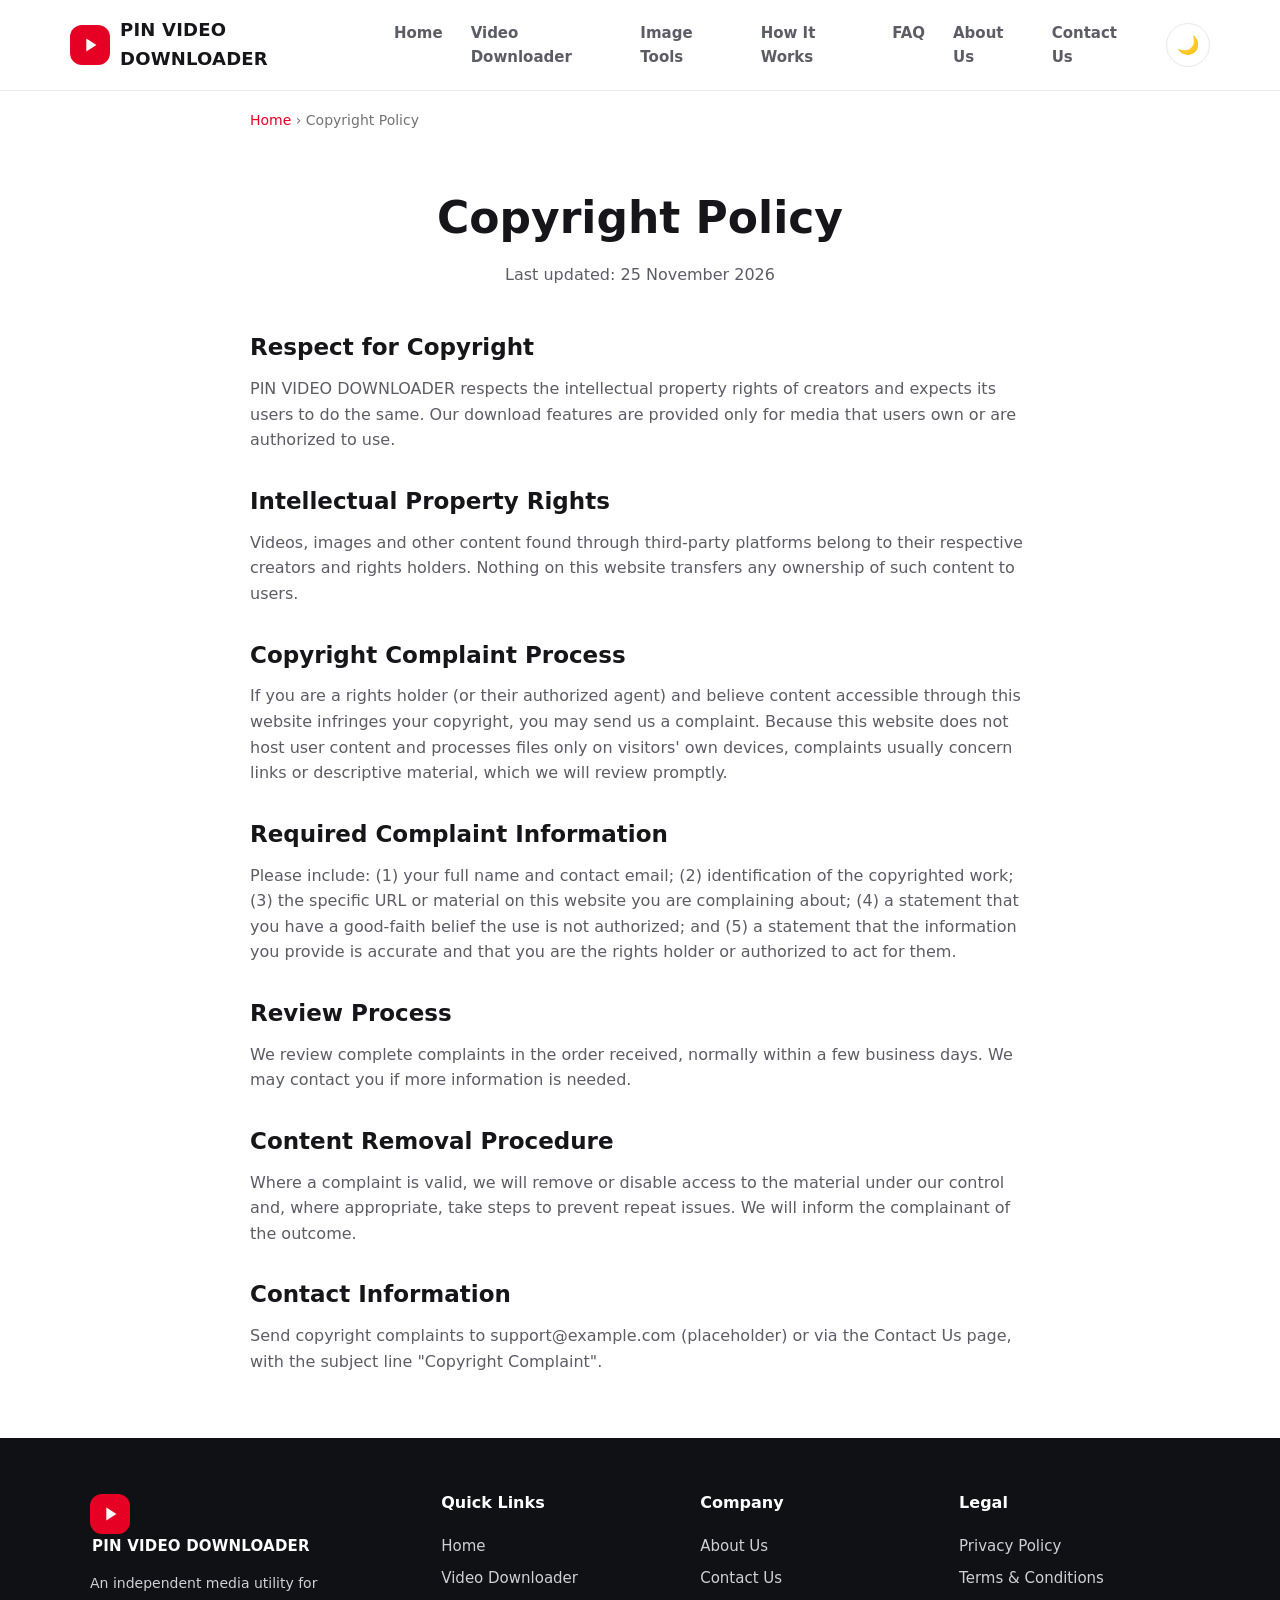
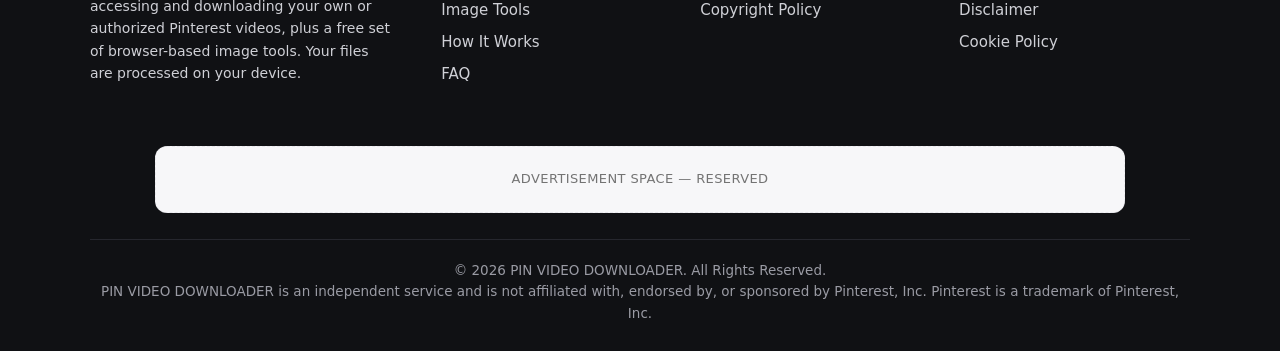
<file: copyright.html>
<!DOCTYPE html>
<html lang="en" data-theme="light">
<head>
<meta charset="UTF-8">
<meta name="viewport" content="width=device-width, initial-scale=1.0">
<title>Copyright Policy | PIN VIDEO DOWNLOADER</title>
<meta name="description" content="How PIN VIDEO DOWNLOADER respects copyright and handles complaints.">
<link rel="canonical" href="https://pinvideodownloader.example.com/copyright.html">
<meta property="og:type" content="website">
<meta property="og:site_name" content="PIN VIDEO DOWNLOADER">
<meta property="og:title" content="Copyright Policy | PIN VIDEO DOWNLOADER">
<meta property="og:description" content="How PIN VIDEO DOWNLOADER respects copyright and handles complaints.">
<meta property="og:url" content="https://pinvideodownloader.example.com/copyright.html">
<meta name="twitter:card" content="summary">
<meta name="theme-color" content="#E60023">
<link rel="icon" type="image/svg+xml" href="favicon.svg">
<link rel="stylesheet" href="style.css">

</head>
<body>
<header class="site-header"><div class="container header-inner">
<a class="logo" href="index.html" aria-label="PIN VIDEO DOWNLOADER home"><span class="logo-badge"><svg viewBox="0 0 24 24" aria-hidden="true"><path d="M8 5v14l11-7z"/><path d="M12 21a9 9 0 1 1 9-9" fill="none" stroke="#fff" stroke-width="0"/></svg></span><span>PIN VIDEO<br style="display:none"> DOWNLOADER</span></a>
<nav class="main-nav" id="mainNav" aria-label="Main navigation"><a href="index.html">Home</a><a href="index.html#downloader">Video Downloader</a><a href="index.html#tools">Image Tools</a><a href="index.html#how">How It Works</a><a href="index.html#faq">FAQ</a><a href="about.html">About Us</a><a href="contact.html">Contact Us</a></nav>
<div class="header-actions">
<button class="theme-toggle" id="themeToggle" aria-label="Toggle dark or light mode">🌙</button>
<button class="menu-toggle" id="menuToggle" aria-label="Open menu" aria-expanded="false">☰</button>
</div></div></header>
<main>
<div class="breadcrumb"><a href="index.html">Home</a> › Copyright Policy</div>
<section class="page-hero"><div class="container"><h1>Copyright Policy</h1><p>Last updated: 25 November 2026</p></div></section>
<div class="prose"><h2>Respect for Copyright</h2><p>PIN VIDEO DOWNLOADER respects the intellectual property rights of creators and expects its users to do the same. Our download features are provided only for media that users own or are authorized to use.</p><h2>Intellectual Property Rights</h2><p>Videos, images and other content found through third-party platforms belong to their respective creators and rights holders. Nothing on this website transfers any ownership of such content to users.</p><h2>Copyright Complaint Process</h2><p>If you are a rights holder (or their authorized agent) and believe content accessible through this website infringes your copyright, you may send us a complaint. Because this website does not host user content and processes files only on visitors' own devices, complaints usually concern links or descriptive material, which we will review promptly.</p><h2>Required Complaint Information</h2><p>Please include: (1) your full name and contact email; (2) identification of the copyrighted work; (3) the specific URL or material on this website you are complaining about; (4) a statement that you have a good-faith belief the use is not authorized; and (5) a statement that the information you provide is accurate and that you are the rights holder or authorized to act for them.</p><h2>Review Process</h2><p>We review complete complaints in the order received, normally within a few business days. We may contact you if more information is needed.</p><h2>Content Removal Procedure</h2><p>Where a complaint is valid, we will remove or disable access to the material under our control and, where appropriate, take steps to prevent repeat issues. We will inform the complainant of the outcome.</p><h2>Contact Information</h2><p>Send copyright complaints to support@example.com (placeholder) or via the Contact Us page, with the subject line "Copyright Complaint".</p></div></main>
<footer class="site-footer"><div class="container">
<div class="footer-grid">
<div class="footer-brand">
<a class="logo" href="index.html" style="color:#fff"><span class="logo-badge"><svg viewBox="0 0 24 24" aria-hidden="true"><path d="M8 5v14l11-7z"/><path d="M12 21a9 9 0 1 1 9-9" fill="none" stroke="#fff" stroke-width="0"/></svg></span><span style="margin-left:2px">PIN VIDEO DOWNLOADER</span></a>
<p>An independent media utility for accessing and downloading your own or authorized Pinterest videos, plus a free set of browser-based image tools. Your files are processed on your device.</p>
</div>
<div><h4>Quick Links</h4>
<a href="index.html">Home</a><a href="index.html#downloader">Video Downloader</a>
<a href="index.html#tools">Image Tools</a><a href="index.html#how">How It Works</a><a href="index.html#faq">FAQ</a></div>
<div><h4>Company</h4>
<a href="about.html">About Us</a><a href="contact.html">Contact Us</a><a href="copyright.html">Copyright Policy</a></div>
<div><h4>Legal</h4>
<a href="privacy-policy.html">Privacy Policy</a><a href="terms.html">Terms &amp; Conditions</a>
<a href="disclaimer.html">Disclaimer</a><a href="cookie-policy.html">Cookie Policy</a></div>
</div>
<div class="ad-slot" aria-label="Advertisement space">ADVERTISEMENT SPACE — RESERVED</div>
<div class="footer-bottom">© <span id="year">2026</span> PIN VIDEO DOWNLOADER. All Rights Reserved.<br>
PIN VIDEO DOWNLOADER is an independent service and is not affiliated with, endorsed by, or sponsored by Pinterest, Inc. Pinterest is a trademark of Pinterest, Inc.</div>
</div></footer>
<script src="script.js" defer></script>
</body></html>
</file>
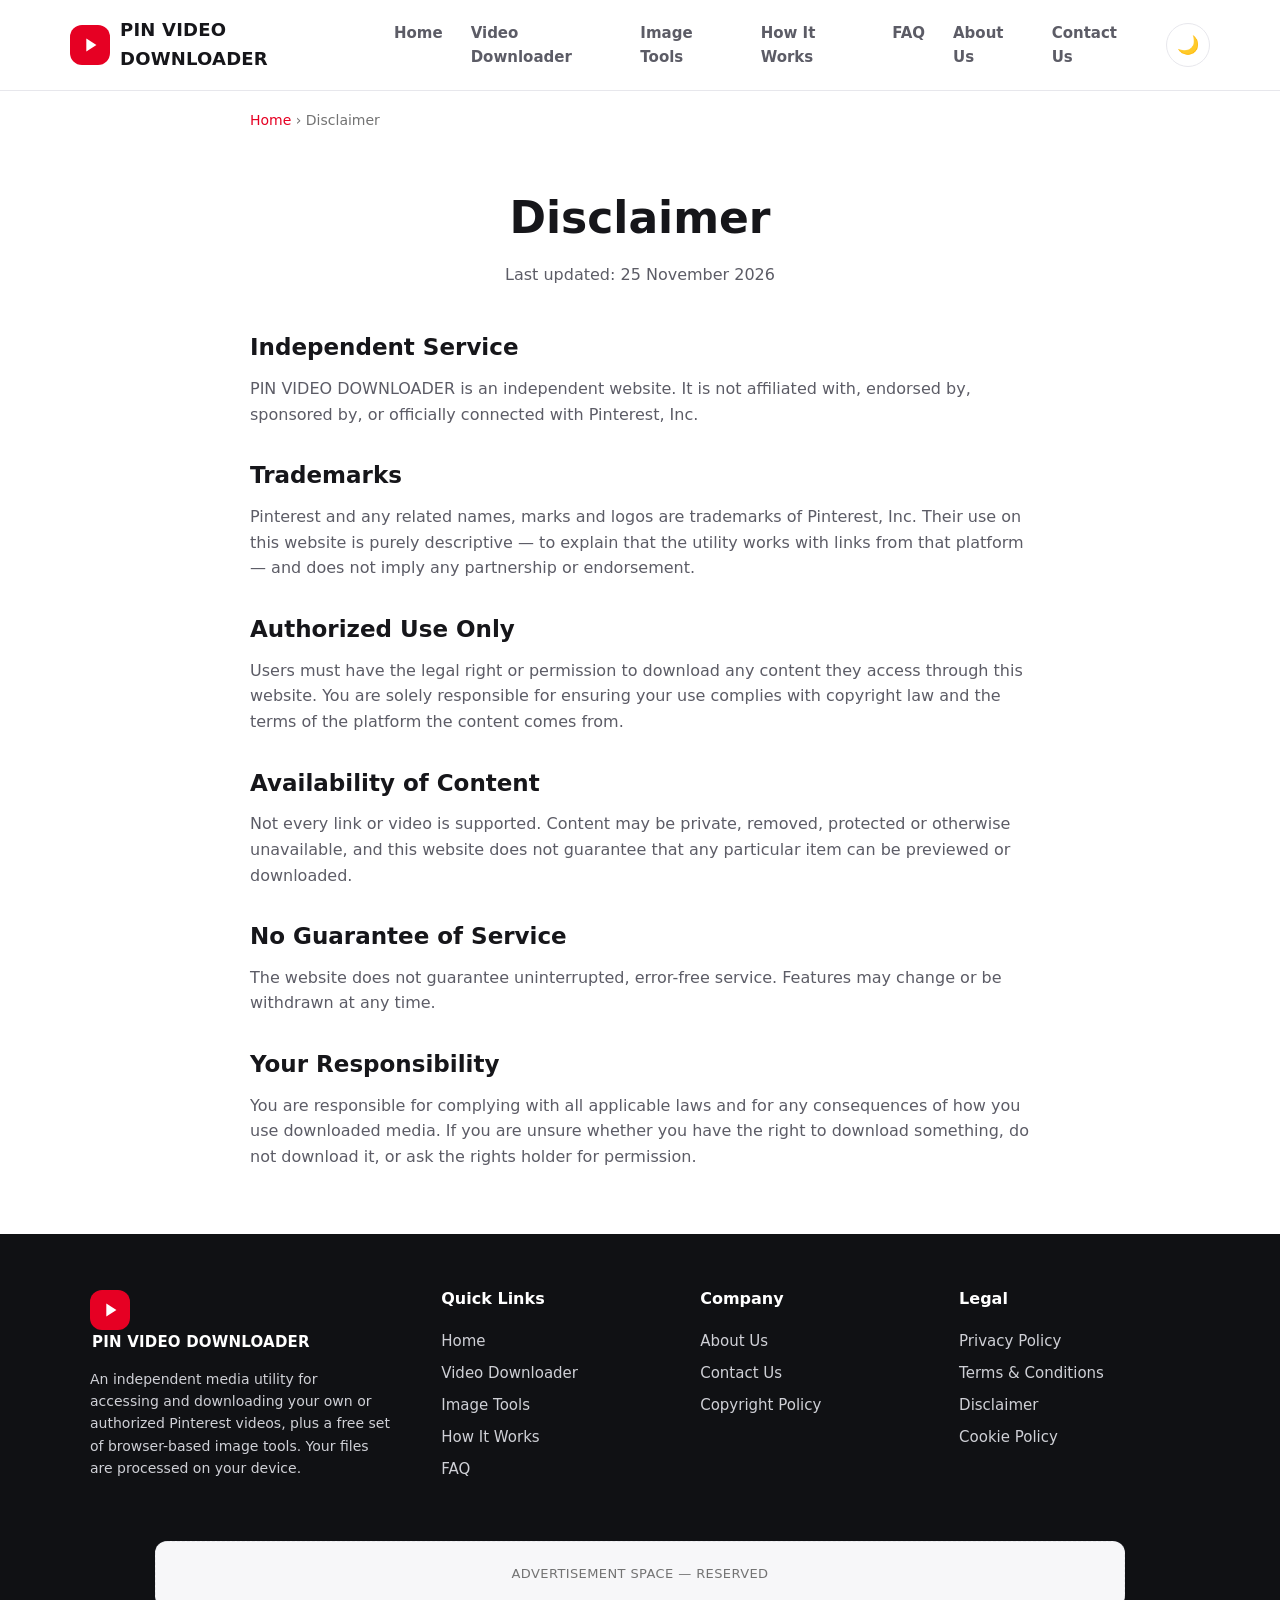
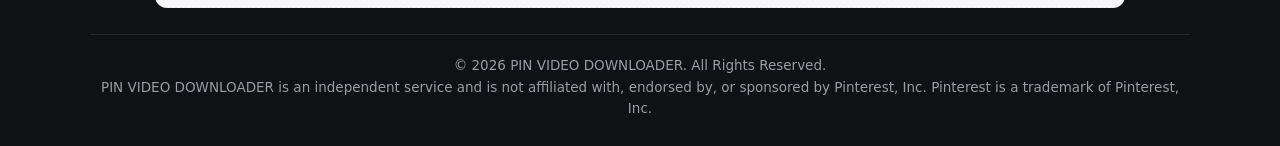
<file: disclaimer.html>
<!DOCTYPE html>
<html lang="en" data-theme="light">
<head>
<meta charset="UTF-8">
<meta name="viewport" content="width=device-width, initial-scale=1.0">
<title>Disclaimer | PIN VIDEO DOWNLOADER</title>
<meta name="description" content="Important information about PIN VIDEO DOWNLOADER's independence and limits.">
<link rel="canonical" href="https://pinvideodownloader.example.com/disclaimer.html">
<meta property="og:type" content="website">
<meta property="og:site_name" content="PIN VIDEO DOWNLOADER">
<meta property="og:title" content="Disclaimer | PIN VIDEO DOWNLOADER">
<meta property="og:description" content="Important information about PIN VIDEO DOWNLOADER's independence and limits.">
<meta property="og:url" content="https://pinvideodownloader.example.com/disclaimer.html">
<meta name="twitter:card" content="summary">
<meta name="theme-color" content="#E60023">
<link rel="icon" type="image/svg+xml" href="favicon.svg">
<link rel="stylesheet" href="style.css">

</head>
<body>
<header class="site-header"><div class="container header-inner">
<a class="logo" href="index.html" aria-label="PIN VIDEO DOWNLOADER home"><span class="logo-badge"><svg viewBox="0 0 24 24" aria-hidden="true"><path d="M8 5v14l11-7z"/><path d="M12 21a9 9 0 1 1 9-9" fill="none" stroke="#fff" stroke-width="0"/></svg></span><span>PIN VIDEO<br style="display:none"> DOWNLOADER</span></a>
<nav class="main-nav" id="mainNav" aria-label="Main navigation"><a href="index.html">Home</a><a href="index.html#downloader">Video Downloader</a><a href="index.html#tools">Image Tools</a><a href="index.html#how">How It Works</a><a href="index.html#faq">FAQ</a><a href="about.html">About Us</a><a href="contact.html">Contact Us</a></nav>
<div class="header-actions">
<button class="theme-toggle" id="themeToggle" aria-label="Toggle dark or light mode">🌙</button>
<button class="menu-toggle" id="menuToggle" aria-label="Open menu" aria-expanded="false">☰</button>
</div></div></header>
<main>
<div class="breadcrumb"><a href="index.html">Home</a> › Disclaimer</div>
<section class="page-hero"><div class="container"><h1>Disclaimer</h1><p>Last updated: 25 November 2026</p></div></section>
<div class="prose"><h2>Independent Service</h2><p>PIN VIDEO DOWNLOADER is an independent website. It is not affiliated with, endorsed by, sponsored by, or officially connected with Pinterest, Inc.</p><h2>Trademarks</h2><p>Pinterest and any related names, marks and logos are trademarks of Pinterest, Inc. Their use on this website is purely descriptive — to explain that the utility works with links from that platform — and does not imply any partnership or endorsement.</p><h2>Authorized Use Only</h2><p>Users must have the legal right or permission to download any content they access through this website. You are solely responsible for ensuring your use complies with copyright law and the terms of the platform the content comes from.</p><h2>Availability of Content</h2><p>Not every link or video is supported. Content may be private, removed, protected or otherwise unavailable, and this website does not guarantee that any particular item can be previewed or downloaded.</p><h2>No Guarantee of Service</h2><p>The website does not guarantee uninterrupted, error-free service. Features may change or be withdrawn at any time.</p><h2>Your Responsibility</h2><p>You are responsible for complying with all applicable laws and for any consequences of how you use downloaded media. If you are unsure whether you have the right to download something, do not download it, or ask the rights holder for permission.</p></div></main>
<footer class="site-footer"><div class="container">
<div class="footer-grid">
<div class="footer-brand">
<a class="logo" href="index.html" style="color:#fff"><span class="logo-badge"><svg viewBox="0 0 24 24" aria-hidden="true"><path d="M8 5v14l11-7z"/><path d="M12 21a9 9 0 1 1 9-9" fill="none" stroke="#fff" stroke-width="0"/></svg></span><span style="margin-left:2px">PIN VIDEO DOWNLOADER</span></a>
<p>An independent media utility for accessing and downloading your own or authorized Pinterest videos, plus a free set of browser-based image tools. Your files are processed on your device.</p>
</div>
<div><h4>Quick Links</h4>
<a href="index.html">Home</a><a href="index.html#downloader">Video Downloader</a>
<a href="index.html#tools">Image Tools</a><a href="index.html#how">How It Works</a><a href="index.html#faq">FAQ</a></div>
<div><h4>Company</h4>
<a href="about.html">About Us</a><a href="contact.html">Contact Us</a><a href="copyright.html">Copyright Policy</a></div>
<div><h4>Legal</h4>
<a href="privacy-policy.html">Privacy Policy</a><a href="terms.html">Terms &amp; Conditions</a>
<a href="disclaimer.html">Disclaimer</a><a href="cookie-policy.html">Cookie Policy</a></div>
</div>
<div class="ad-slot" aria-label="Advertisement space">ADVERTISEMENT SPACE — RESERVED</div>
<div class="footer-bottom">© <span id="year">2026</span> PIN VIDEO DOWNLOADER. All Rights Reserved.<br>
PIN VIDEO DOWNLOADER is an independent service and is not affiliated with, endorsed by, or sponsored by Pinterest, Inc. Pinterest is a trademark of Pinterest, Inc.</div>
</div></footer>
<script src="script.js" defer></script>
</body></html>
</file>
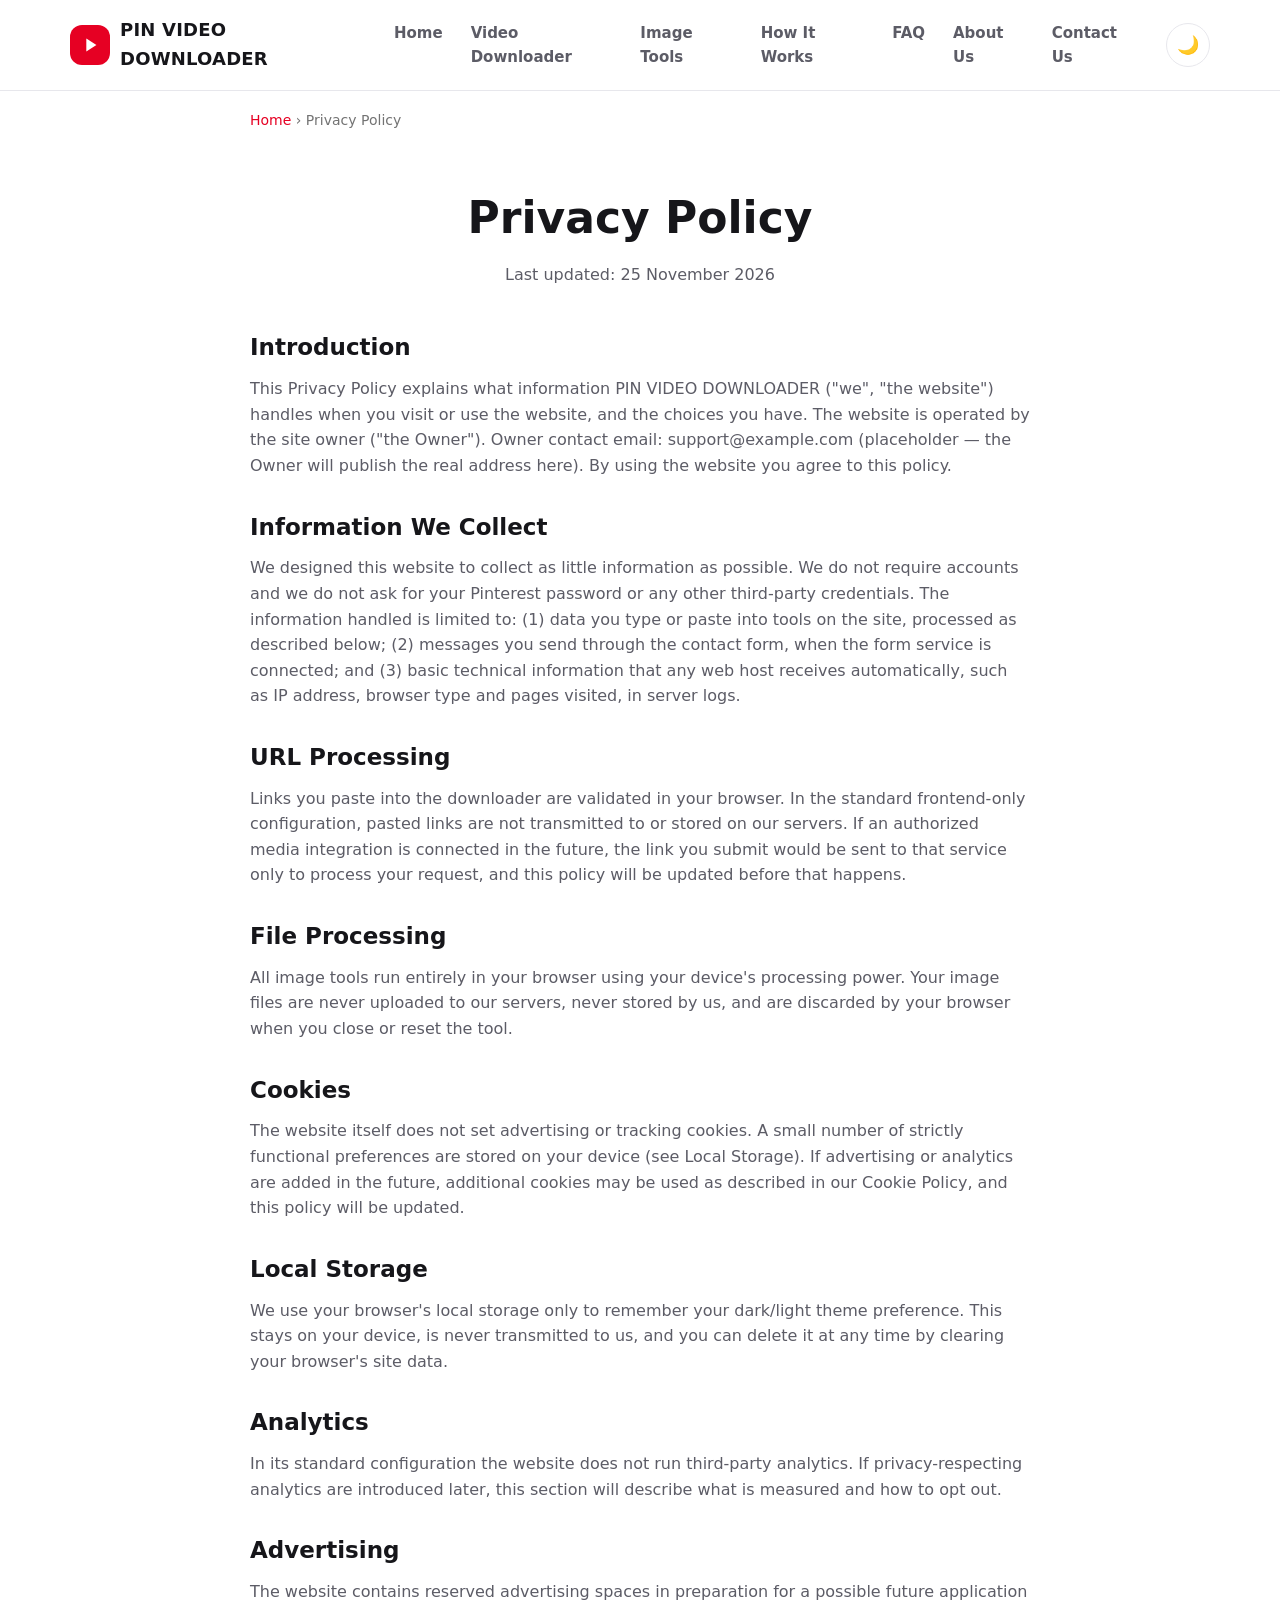
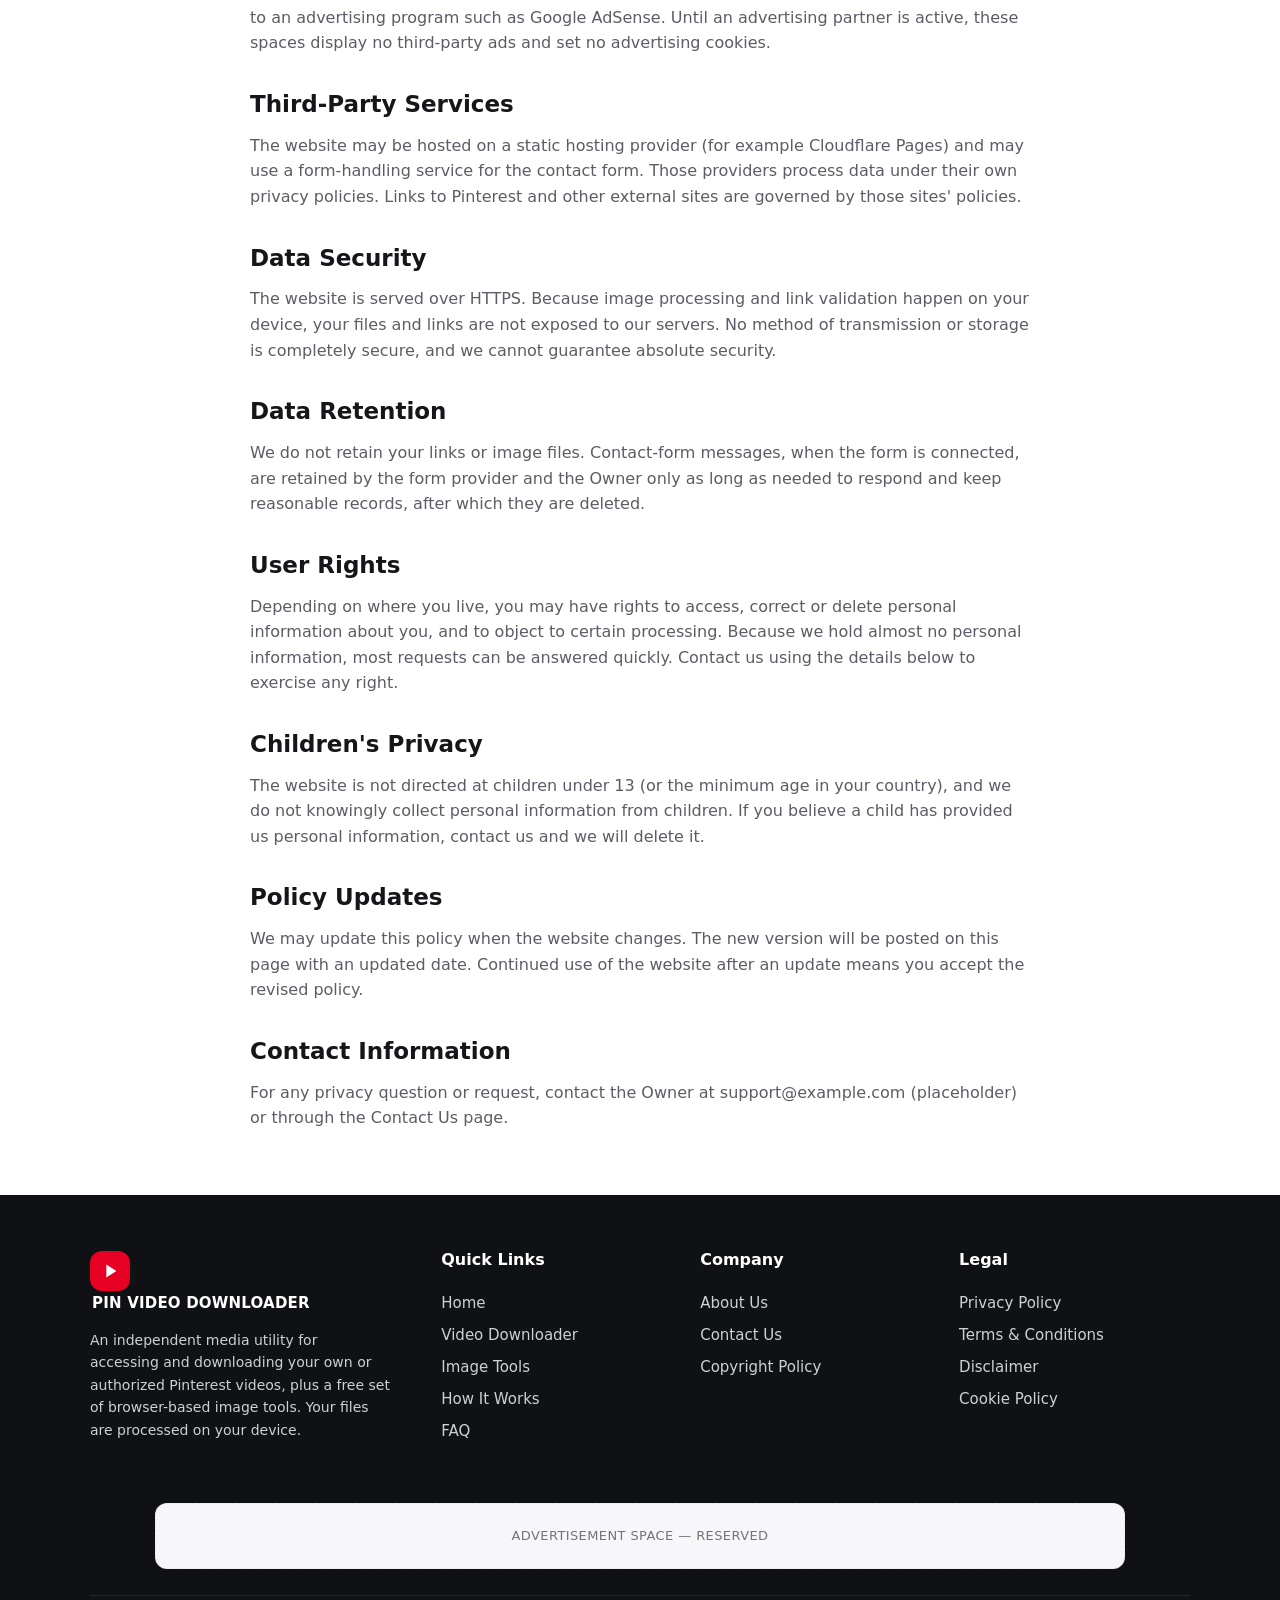
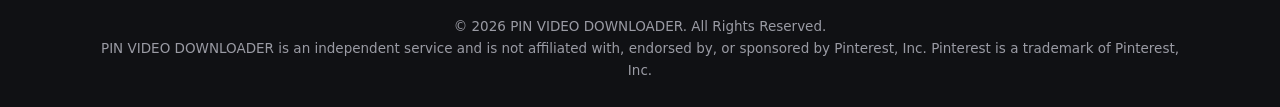
<file: privacy-policy.html>
<!DOCTYPE html>
<html lang="en" data-theme="light">
<head>
<meta charset="UTF-8">
<meta name="viewport" content="width=device-width, initial-scale=1.0">
<title>Privacy Policy | PIN VIDEO DOWNLOADER</title>
<meta name="description" content="How PIN VIDEO DOWNLOADER handles links, files, cookies and your data.">
<link rel="canonical" href="https://pinvideodownloader.example.com/privacy-policy.html">
<meta property="og:type" content="website">
<meta property="og:site_name" content="PIN VIDEO DOWNLOADER">
<meta property="og:title" content="Privacy Policy | PIN VIDEO DOWNLOADER">
<meta property="og:description" content="How PIN VIDEO DOWNLOADER handles links, files, cookies and your data.">
<meta property="og:url" content="https://pinvideodownloader.example.com/privacy-policy.html">
<meta name="twitter:card" content="summary">
<meta name="theme-color" content="#E60023">
<link rel="icon" type="image/svg+xml" href="favicon.svg">
<link rel="stylesheet" href="style.css">

</head>
<body>
<header class="site-header"><div class="container header-inner">
<a class="logo" href="index.html" aria-label="PIN VIDEO DOWNLOADER home"><span class="logo-badge"><svg viewBox="0 0 24 24" aria-hidden="true"><path d="M8 5v14l11-7z"/><path d="M12 21a9 9 0 1 1 9-9" fill="none" stroke="#fff" stroke-width="0"/></svg></span><span>PIN VIDEO<br style="display:none"> DOWNLOADER</span></a>
<nav class="main-nav" id="mainNav" aria-label="Main navigation"><a href="index.html">Home</a><a href="index.html#downloader">Video Downloader</a><a href="index.html#tools">Image Tools</a><a href="index.html#how">How It Works</a><a href="index.html#faq">FAQ</a><a href="about.html">About Us</a><a href="contact.html">Contact Us</a></nav>
<div class="header-actions">
<button class="theme-toggle" id="themeToggle" aria-label="Toggle dark or light mode">🌙</button>
<button class="menu-toggle" id="menuToggle" aria-label="Open menu" aria-expanded="false">☰</button>
</div></div></header>
<main>
<div class="breadcrumb"><a href="index.html">Home</a> › Privacy Policy</div>
<section class="page-hero"><div class="container"><h1>Privacy Policy</h1><p>Last updated: 25 November 2026</p></div></section>
<div class="prose"><h2>Introduction</h2><p>This Privacy Policy explains what information PIN VIDEO DOWNLOADER ("we", "the website") handles when you visit or use the website, and the choices you have. The website is operated by the site owner ("the Owner"). Owner contact email: support@example.com (placeholder — the Owner will publish the real address here). By using the website you agree to this policy.</p><h2>Information We Collect</h2><p>We designed this website to collect as little information as possible. We do not require accounts and we do not ask for your Pinterest password or any other third-party credentials. The information handled is limited to: (1) data you type or paste into tools on the site, processed as described below; (2) messages you send through the contact form, when the form service is connected; and (3) basic technical information that any web host receives automatically, such as IP address, browser type and pages visited, in server logs.</p><h2>URL Processing</h2><p>Links you paste into the downloader are validated in your browser. In the standard frontend-only configuration, pasted links are not transmitted to or stored on our servers. If an authorized media integration is connected in the future, the link you submit would be sent to that service only to process your request, and this policy will be updated before that happens.</p><h2>File Processing</h2><p>All image tools run entirely in your browser using your device's processing power. Your image files are never uploaded to our servers, never stored by us, and are discarded by your browser when you close or reset the tool.</p><h2>Cookies</h2><p>The website itself does not set advertising or tracking cookies. A small number of strictly functional preferences are stored on your device (see Local Storage). If advertising or analytics are added in the future, additional cookies may be used as described in our Cookie Policy, and this policy will be updated.</p><h2>Local Storage</h2><p>We use your browser's local storage only to remember your dark/light theme preference. This stays on your device, is never transmitted to us, and you can delete it at any time by clearing your browser's site data.</p><h2>Analytics</h2><p>In its standard configuration the website does not run third-party analytics. If privacy-respecting analytics are introduced later, this section will describe what is measured and how to opt out.</p><h2>Advertising</h2><p>The website contains reserved advertising spaces in preparation for a possible future application to an advertising program such as Google AdSense. Until an advertising partner is active, these spaces display no third-party ads and set no advertising cookies.</p><h2>Third-Party Services</h2><p>The website may be hosted on a static hosting provider (for example Cloudflare Pages) and may use a form-handling service for the contact form. Those providers process data under their own privacy policies. Links to Pinterest and other external sites are governed by those sites' policies.</p><h2>Data Security</h2><p>The website is served over HTTPS. Because image processing and link validation happen on your device, your files and links are not exposed to our servers. No method of transmission or storage is completely secure, and we cannot guarantee absolute security.</p><h2>Data Retention</h2><p>We do not retain your links or image files. Contact-form messages, when the form is connected, are retained by the form provider and the Owner only as long as needed to respond and keep reasonable records, after which they are deleted.</p><h2>User Rights</h2><p>Depending on where you live, you may have rights to access, correct or delete personal information about you, and to object to certain processing. Because we hold almost no personal information, most requests can be answered quickly. Contact us using the details below to exercise any right.</p><h2>Children's Privacy</h2><p>The website is not directed at children under 13 (or the minimum age in your country), and we do not knowingly collect personal information from children. If you believe a child has provided us personal information, contact us and we will delete it.</p><h2>Policy Updates</h2><p>We may update this policy when the website changes. The new version will be posted on this page with an updated date. Continued use of the website after an update means you accept the revised policy.</p><h2>Contact Information</h2><p>For any privacy question or request, contact the Owner at support@example.com (placeholder) or through the Contact Us page.</p></div></main>
<footer class="site-footer"><div class="container">
<div class="footer-grid">
<div class="footer-brand">
<a class="logo" href="index.html" style="color:#fff"><span class="logo-badge"><svg viewBox="0 0 24 24" aria-hidden="true"><path d="M8 5v14l11-7z"/><path d="M12 21a9 9 0 1 1 9-9" fill="none" stroke="#fff" stroke-width="0"/></svg></span><span style="margin-left:2px">PIN VIDEO DOWNLOADER</span></a>
<p>An independent media utility for accessing and downloading your own or authorized Pinterest videos, plus a free set of browser-based image tools. Your files are processed on your device.</p>
</div>
<div><h4>Quick Links</h4>
<a href="index.html">Home</a><a href="index.html#downloader">Video Downloader</a>
<a href="index.html#tools">Image Tools</a><a href="index.html#how">How It Works</a><a href="index.html#faq">FAQ</a></div>
<div><h4>Company</h4>
<a href="about.html">About Us</a><a href="contact.html">Contact Us</a><a href="copyright.html">Copyright Policy</a></div>
<div><h4>Legal</h4>
<a href="privacy-policy.html">Privacy Policy</a><a href="terms.html">Terms &amp; Conditions</a>
<a href="disclaimer.html">Disclaimer</a><a href="cookie-policy.html">Cookie Policy</a></div>
</div>
<div class="ad-slot" aria-label="Advertisement space">ADVERTISEMENT SPACE — RESERVED</div>
<div class="footer-bottom">© <span id="year">2026</span> PIN VIDEO DOWNLOADER. All Rights Reserved.<br>
PIN VIDEO DOWNLOADER is an independent service and is not affiliated with, endorsed by, or sponsored by Pinterest, Inc. Pinterest is a trademark of Pinterest, Inc.</div>
</div></footer>
<script src="script.js" defer></script>
</body></html>
</file>
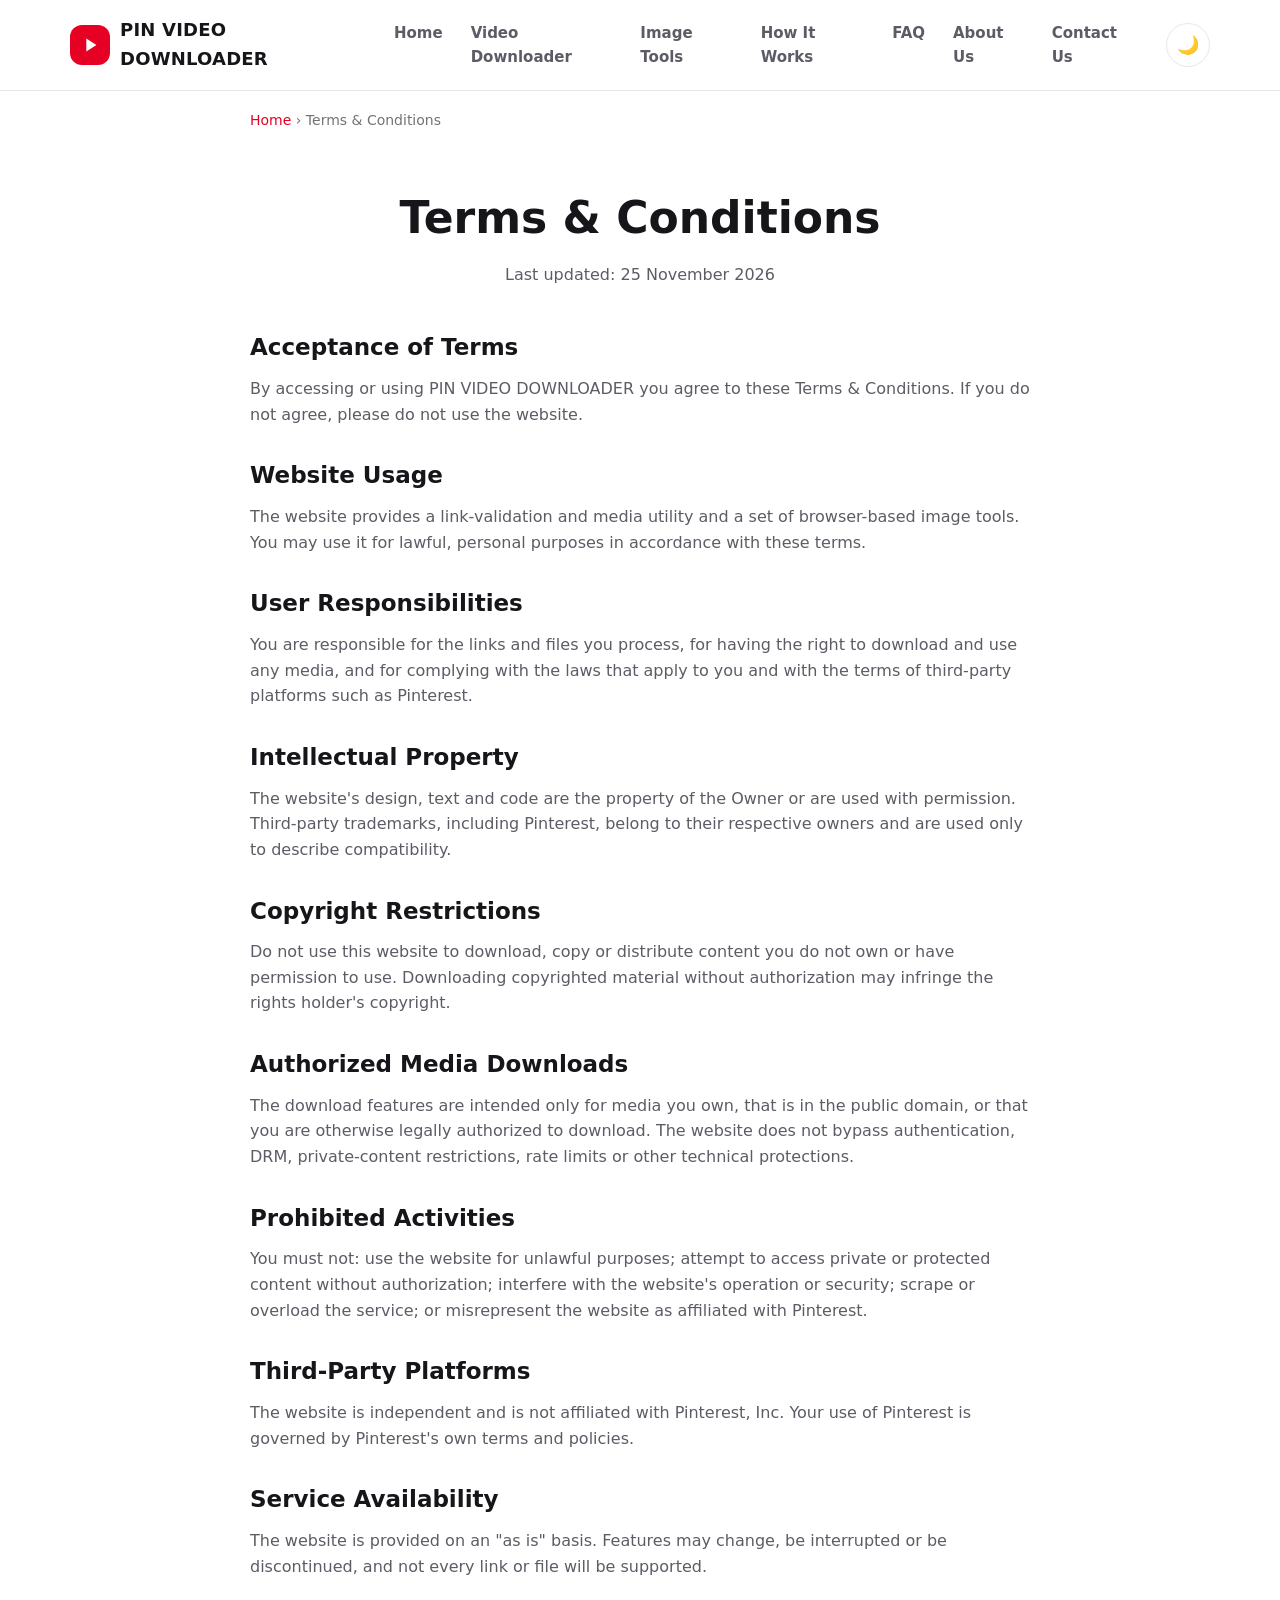
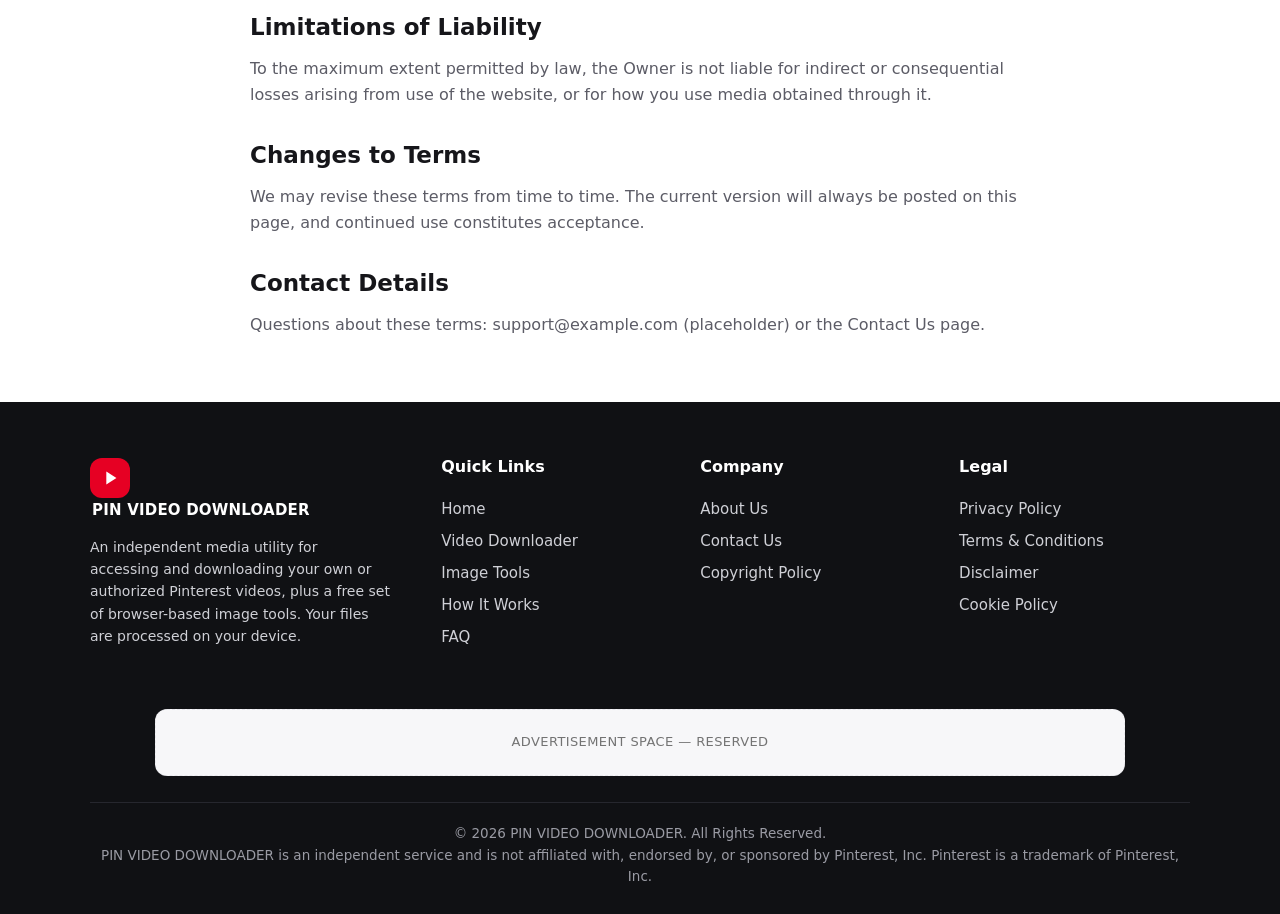
<file: terms.html>
<!DOCTYPE html>
<html lang="en" data-theme="light">
<head>
<meta charset="UTF-8">
<meta name="viewport" content="width=device-width, initial-scale=1.0">
<title>Terms & Conditions | PIN VIDEO DOWNLOADER</title>
<meta name="description" content="The terms that govern your use of PIN VIDEO DOWNLOADER.">
<link rel="canonical" href="https://pinvideodownloader.example.com/terms.html">
<meta property="og:type" content="website">
<meta property="og:site_name" content="PIN VIDEO DOWNLOADER">
<meta property="og:title" content="Terms & Conditions | PIN VIDEO DOWNLOADER">
<meta property="og:description" content="The terms that govern your use of PIN VIDEO DOWNLOADER.">
<meta property="og:url" content="https://pinvideodownloader.example.com/terms.html">
<meta name="twitter:card" content="summary">
<meta name="theme-color" content="#E60023">
<link rel="icon" type="image/svg+xml" href="favicon.svg">
<link rel="stylesheet" href="style.css">

</head>
<body>
<header class="site-header"><div class="container header-inner">
<a class="logo" href="index.html" aria-label="PIN VIDEO DOWNLOADER home"><span class="logo-badge"><svg viewBox="0 0 24 24" aria-hidden="true"><path d="M8 5v14l11-7z"/><path d="M12 21a9 9 0 1 1 9-9" fill="none" stroke="#fff" stroke-width="0"/></svg></span><span>PIN VIDEO<br style="display:none"> DOWNLOADER</span></a>
<nav class="main-nav" id="mainNav" aria-label="Main navigation"><a href="index.html">Home</a><a href="index.html#downloader">Video Downloader</a><a href="index.html#tools">Image Tools</a><a href="index.html#how">How It Works</a><a href="index.html#faq">FAQ</a><a href="about.html">About Us</a><a href="contact.html">Contact Us</a></nav>
<div class="header-actions">
<button class="theme-toggle" id="themeToggle" aria-label="Toggle dark or light mode">🌙</button>
<button class="menu-toggle" id="menuToggle" aria-label="Open menu" aria-expanded="false">☰</button>
</div></div></header>
<main>
<div class="breadcrumb"><a href="index.html">Home</a> › Terms & Conditions</div>
<section class="page-hero"><div class="container"><h1>Terms & Conditions</h1><p>Last updated: 25 November 2026</p></div></section>
<div class="prose"><h2>Acceptance of Terms</h2><p>By accessing or using PIN VIDEO DOWNLOADER you agree to these Terms &amp; Conditions. If you do not agree, please do not use the website.</p><h2>Website Usage</h2><p>The website provides a link-validation and media utility and a set of browser-based image tools. You may use it for lawful, personal purposes in accordance with these terms.</p><h2>User Responsibilities</h2><p>You are responsible for the links and files you process, for having the right to download and use any media, and for complying with the laws that apply to you and with the terms of third-party platforms such as Pinterest.</p><h2>Intellectual Property</h2><p>The website's design, text and code are the property of the Owner or are used with permission. Third-party trademarks, including Pinterest, belong to their respective owners and are used only to describe compatibility.</p><h2>Copyright Restrictions</h2><p>Do not use this website to download, copy or distribute content you do not own or have permission to use. Downloading copyrighted material without authorization may infringe the rights holder's copyright.</p><h2>Authorized Media Downloads</h2><p>The download features are intended only for media you own, that is in the public domain, or that you are otherwise legally authorized to download. The website does not bypass authentication, DRM, private-content restrictions, rate limits or other technical protections.</p><h2>Prohibited Activities</h2><p>You must not: use the website for unlawful purposes; attempt to access private or protected content without authorization; interfere with the website's operation or security; scrape or overload the service; or misrepresent the website as affiliated with Pinterest.</p><h2>Third-Party Platforms</h2><p>The website is independent and is not affiliated with Pinterest, Inc. Your use of Pinterest is governed by Pinterest's own terms and policies.</p><h2>Service Availability</h2><p>The website is provided on an "as is" basis. Features may change, be interrupted or be discontinued, and not every link or file will be supported.</p><h2>Limitations of Liability</h2><p>To the maximum extent permitted by law, the Owner is not liable for indirect or consequential losses arising from use of the website, or for how you use media obtained through it.</p><h2>Changes to Terms</h2><p>We may revise these terms from time to time. The current version will always be posted on this page, and continued use constitutes acceptance.</p><h2>Contact Details</h2><p>Questions about these terms: support@example.com (placeholder) or the Contact Us page.</p></div></main>
<footer class="site-footer"><div class="container">
<div class="footer-grid">
<div class="footer-brand">
<a class="logo" href="index.html" style="color:#fff"><span class="logo-badge"><svg viewBox="0 0 24 24" aria-hidden="true"><path d="M8 5v14l11-7z"/><path d="M12 21a9 9 0 1 1 9-9" fill="none" stroke="#fff" stroke-width="0"/></svg></span><span style="margin-left:2px">PIN VIDEO DOWNLOADER</span></a>
<p>An independent media utility for accessing and downloading your own or authorized Pinterest videos, plus a free set of browser-based image tools. Your files are processed on your device.</p>
</div>
<div><h4>Quick Links</h4>
<a href="index.html">Home</a><a href="index.html#downloader">Video Downloader</a>
<a href="index.html#tools">Image Tools</a><a href="index.html#how">How It Works</a><a href="index.html#faq">FAQ</a></div>
<div><h4>Company</h4>
<a href="about.html">About Us</a><a href="contact.html">Contact Us</a><a href="copyright.html">Copyright Policy</a></div>
<div><h4>Legal</h4>
<a href="privacy-policy.html">Privacy Policy</a><a href="terms.html">Terms &amp; Conditions</a>
<a href="disclaimer.html">Disclaimer</a><a href="cookie-policy.html">Cookie Policy</a></div>
</div>
<div class="ad-slot" aria-label="Advertisement space">ADVERTISEMENT SPACE — RESERVED</div>
<div class="footer-bottom">© <span id="year">2026</span> PIN VIDEO DOWNLOADER. All Rights Reserved.<br>
PIN VIDEO DOWNLOADER is an independent service and is not affiliated with, endorsed by, or sponsored by Pinterest, Inc. Pinterest is a trademark of Pinterest, Inc.</div>
</div></footer>
<script src="script.js" defer></script>
</body></html>
</file>
<file: style.css>
/* PIN VIDEO DOWNLOADER — style.css */
:root{
  --red:#E60023; --red-dark:#c0001e; --dark:#101114; --white:#FFFFFF;
  --light:#F7F7F9; --muted:#737373;
  --bg:#FFFFFF; --surface:#FFFFFF; --surface-2:#F7F7F9; --text:#16161a; --text-2:#5c5c66;
  --border:#e7e7ec; --shadow:0 10px 30px rgba(16,17,20,.08); --radius:16px;
  --header-bg:rgba(255,255,255,.92);
}
html[data-theme="dark"]{
  --bg:#101114; --surface:#17181d; --surface-2:#1e1f26; --text:#f4f4f6; --text-2:#b9b9c4;
  --border:#2a2b33; --shadow:0 10px 30px rgba(0,0,0,.45); --header-bg:rgba(16,17,20,.92);
}
*{box-sizing:border-box;margin:0;padding:0}
html{scroll-behavior:smooth}
body{font-family:'Segoe UI',system-ui,-apple-system,Roboto,Helvetica,Arial,sans-serif;background:var(--bg);color:var(--text);line-height:1.6;transition:background .3s,color .3s}
a{color:var(--red);text-decoration:none}
a:hover{text-decoration:underline}
img{max-width:100%}
.container{max-width:1140px;margin:0 auto;padding:0 20px}
.btn{display:inline-flex;align-items:center;justify-content:center;gap:8px;border:none;cursor:pointer;font-size:16px;font-weight:600;padding:13px 26px;border-radius:999px;transition:transform .15s,background .2s,box-shadow .2s;min-height:48px}
.btn:active{transform:scale(.98)}
.btn-primary{background:var(--red);color:#fff;box-shadow:0 6px 18px rgba(230,0,35,.35)}
.btn-primary:hover{background:var(--red-dark);text-decoration:none}
.btn-ghost{background:var(--surface-2);color:var(--text);border:1px solid var(--border)}
.btn-ghost:hover{text-decoration:none;border-color:var(--red);color:var(--red)}
.btn[disabled]{opacity:.55;cursor:not-allowed;box-shadow:none}
/* Header */
.site-header{position:sticky;top:0;z-index:100;background:var(--header-bg);backdrop-filter:blur(10px);border-bottom:1px solid var(--border)}
.header-inner{display:flex;align-items:center;gap:18px;padding:12px 0}
.logo{display:flex;align-items:center;gap:10px;font-weight:800;font-size:18px;color:var(--text);letter-spacing:.2px}
.logo:hover{text-decoration:none}
.logo-badge{width:40px;height:40px;border-radius:12px;background:var(--red);display:flex;align-items:center;justify-content:center;flex:0 0 auto}
.logo-badge svg{width:22px;height:22px;fill:#fff}
.main-nav{display:flex;gap:4px;margin-left:auto}
.main-nav a{color:var(--text-2);font-weight:600;font-size:15px;padding:9px 12px;border-radius:999px}
.main-nav a:hover{color:var(--red);text-decoration:none;background:var(--surface-2)}
.main-nav a.active{color:var(--red);background:rgba(230,0,35,.08)}
.header-actions{display:flex;align-items:center;gap:8px}
.theme-toggle{width:44px;height:44px;border-radius:50%;border:1px solid var(--border);background:var(--surface);color:var(--text);cursor:pointer;font-size:18px}
.menu-toggle{display:none;width:44px;height:44px;border-radius:12px;border:1px solid var(--border);background:var(--surface);color:var(--text);cursor:pointer;font-size:20px}
@media(max-width:900px){
  .menu-toggle{display:block}
  .main-nav{display:none;position:absolute;top:100%;left:0;right:0;flex-direction:column;background:var(--surface);border-bottom:1px solid var(--border);padding:12px 20px 18px;box-shadow:var(--shadow)}
  .main-nav.open{display:flex}
  .main-nav a{padding:12px}
}
/* Hero */
.hero{background:linear-gradient(160deg,var(--surface-2),var(--bg) 60%);padding:64px 0 40px;text-align:center}
.hero h1{font-size:clamp(32px,6vw,52px);line-height:1.15;font-weight:800;letter-spacing:-.5px}
.hero h1 .accent{color:var(--red)}
.hero p.sub{color:var(--text-2);font-size:clamp(16px,2.5vw,19px);max-width:680px;margin:16px auto 0}
.downloader-card{max-width:760px;margin:34px auto 0;background:var(--surface);border:1px solid var(--border);border-radius:var(--radius);box-shadow:var(--shadow);padding:22px;text-align:left}
.url-row{display:flex;gap:10px}
.url-row input{flex:1;min-height:52px;border:2px solid var(--border);border-radius:12px;padding:0 16px;font-size:16px;background:var(--bg);color:var(--text);min-width:0}
.url-row input:focus{outline:none;border-color:var(--red)}
.url-actions{display:flex;flex-wrap:wrap;gap:10px;margin-top:14px}
.url-actions .btn{flex:1;min-width:140px}
.msg{margin-top:14px;padding:12px 14px;border-radius:10px;font-size:15px;display:none}
.msg.show{display:block}
.msg.error{background:#fdecec;color:#8f0f1d;border:1px solid #f5c2c8}
html[data-theme="dark"] .msg.error{background:#3a1216;color:#ffb3ba;border-color:#6e1f28}
.msg.success{background:#e8f7ee;color:#0d5c2c;border:1px solid #bfe6cd}
html[data-theme="dark"] .msg.success{background:#0f2c1a;color:#9fe8bb;border-color:#1d5233}
.msg.info{background:var(--surface-2);color:var(--text-2);border:1px solid var(--border)}
.spinner{width:18px;height:18px;border:3px solid rgba(255,255,255,.4);border-top-color:#fff;border-radius:50%;animation:spin .7s linear infinite;display:none}
.loading .spinner{display:inline-block}
@keyframes spin{to{transform:rotate(360deg)}}
.preview-box{margin-top:18px;display:none}
.preview-box.show{display:block}
.preview-grid{display:grid;grid-template-columns:220px 1fr;gap:18px}
@media(max-width:640px){.preview-grid{grid-template-columns:1fr}}
.preview-media{background:var(--dark);border-radius:12px;min-height:160px;display:flex;align-items:center;justify-content:center;color:#fff;overflow:hidden}
.preview-media video,.preview-media img{width:100%;height:100%;object-fit:cover;display:block}
.meta-table{width:100%;border-collapse:collapse;font-size:15px}
.meta-table td{padding:7px 8px;border-bottom:1px solid var(--border);vertical-align:top}
.meta-table td:first-child{color:var(--text-2);font-weight:600;width:130px}
.progress-wrap{display:none;margin-top:14px;background:var(--surface-2);border-radius:999px;height:12px;overflow:hidden}
.progress-wrap.show{display:block}
.progress-bar{height:100%;width:0;background:var(--red);transition:width .2s}
.fineprint{font-size:13px;color:var(--muted);margin-top:12px}
/* Sections */
.section{padding:64px 0}
.section.alt{background:var(--surface-2)}
.section h2{font-size:clamp(26px,4vw,36px);text-align:center;font-weight:800;letter-spacing:-.3px}
.section .lead{text-align:center;color:var(--text-2);max-width:640px;margin:10px auto 36px}
.grid{display:grid;gap:20px}
.grid-3{grid-template-columns:repeat(3,1fr)}
.grid-4{grid-template-columns:repeat(4,1fr)}
@media(max-width:900px){.grid-3,.grid-4{grid-template-columns:repeat(2,1fr)}}
@media(max-width:560px){.grid-3,.grid-4{grid-template-columns:1fr}}
.card{background:var(--surface);border:1px solid var(--border);border-radius:var(--radius);padding:26px;box-shadow:var(--shadow);transition:transform .2s}
.card:hover{transform:translateY(-3px)}
.card .icon{width:52px;height:52px;border-radius:14px;background:rgba(230,0,35,.1);display:flex;align-items:center;justify-content:center;font-size:24px;margin-bottom:14px}
.card h3{font-size:19px;margin-bottom:8px}
.card p{color:var(--text-2);font-size:15px}
.step-num{width:44px;height:44px;border-radius:50%;background:var(--red);color:#fff;font-weight:800;display:flex;align-items:center;justify-content:center;font-size:19px;margin-bottom:14px}
/* Tools */
.tool-tabs{display:flex;flex-wrap:wrap;gap:8px;justify-content:center;margin-bottom:26px}
.tool-tab{border:1px solid var(--border);background:var(--surface);color:var(--text-2);padding:10px 16px;border-radius:999px;font-weight:600;cursor:pointer;font-size:14px;min-height:44px}
.tool-tab.active{background:var(--red);color:#fff;border-color:var(--red)}
.tool-panel{display:none;background:var(--surface);border:1px solid var(--border);border-radius:var(--radius);box-shadow:var(--shadow);padding:26px;max-width:820px;margin:0 auto}
.tool-panel.active{display:block}
.tool-panel h3{font-size:21px;margin-bottom:6px}
.tool-panel .desc{color:var(--text-2);font-size:15px;margin-bottom:18px}
.drop{border:2px dashed var(--border);border-radius:12px;padding:26px;text-align:center;color:var(--text-2);cursor:pointer;transition:border-color .2s}
.drop:hover,.drop.drag{border-color:var(--red);color:var(--red)}
.drop input{display:none}
.tool-controls{display:flex;flex-wrap:wrap;gap:14px;align-items:end;margin-top:18px}
.field{display:flex;flex-direction:column;gap:6px;font-size:14px;font-weight:600;color:var(--text-2)}
.field input,.field select,.field textarea{border:1.5px solid var(--border);border-radius:10px;padding:11px 12px;font-size:15px;background:var(--bg);color:var(--text);min-height:46px}
.field input:focus,.field select:focus,.field textarea:focus{outline:none;border-color:var(--red)}
.tool-preview{margin-top:18px;display:none}
.tool-preview.show{display:block}
.tool-preview img{max-height:320px;border-radius:12px;border:1px solid var(--border)}
.result-line{margin-top:12px;font-size:15px;color:var(--text-2)}
.crop-stage{position:relative;display:inline-block;max-width:100%}
.crop-stage img{display:block;max-height:340px}
.crop-box{position:absolute;border:2px solid var(--red);background:rgba(230,0,35,.15);cursor:move;touch-action:none}
/* FAQ */
.faq-list{max-width:820px;margin:0 auto}
.faq-item{background:var(--surface);border:1px solid var(--border);border-radius:12px;margin-bottom:12px;overflow:hidden}
.faq-q{width:100%;text-align:left;background:none;border:none;color:var(--text);font-size:16px;font-weight:700;padding:18px 20px;cursor:pointer;display:flex;justify-content:space-between;gap:12px;min-height:52px}
.faq-a{display:none;padding:0 20px 18px;color:var(--text-2);font-size:15px}
.faq-item.open .faq-a{display:block}
.faq-item .chev{transition:transform .2s;color:var(--red)}
.faq-item.open .chev{transform:rotate(180deg)}
/* Ad slots */
.ad-slot{max-width:970px;margin:26px auto;border:1.5px dashed var(--border);border-radius:12px;color:var(--muted);text-align:center;padding:22px;font-size:13px;letter-spacing:.4px;background:var(--surface-2)}
/* Pages */
.page-hero{padding:52px 0 10px;text-align:center}
.page-hero h1{font-size:clamp(30px,5vw,44px);font-weight:800}
.page-hero p{color:var(--text-2);margin-top:8px}
.prose{max-width:820px;margin:0 auto;padding:26px 20px 64px}
.prose h2{font-size:23px;margin:30px 0 10px}
.prose h2:first-child{margin-top:6px}
.prose p,.prose li{color:var(--text-2);font-size:16px}
.prose ul{padding-left:22px;margin:8px 0}
.prose li{margin:5px 0}
.breadcrumb{font-size:14px;color:var(--muted);max-width:820px;margin:0 auto;padding:18px 20px 0}
/* Contact */
.contact-wrap{max-width:640px;margin:0 auto;padding:26px 20px 64px}
.contact-wrap .field{margin-bottom:16px}
.contact-wrap textarea{min-height:150px;resize:vertical;width:100%}
.contact-wrap input,.contact-wrap select{width:100%}
.hp{position:absolute;left:-9999px;opacity:0;height:0}
/* Footer */
.site-footer{background:var(--dark);color:#cfd0d6;margin-top:0}
.footer-grid{display:grid;grid-template-columns:1.4fr 1fr 1fr 1fr;gap:28px;padding:52px 0 30px}
@media(max-width:900px){.footer-grid{grid-template-columns:1fr 1fr}}
@media(max-width:520px){.footer-grid{grid-template-columns:1fr}}
.site-footer h4{color:#fff;font-size:16px;margin-bottom:14px}
.site-footer a{color:#cfd0d6;font-size:15px;display:block;padding:4px 0}
.site-footer a:hover{color:#fff}
.footer-brand p{font-size:14px;margin-top:10px;max-width:300px}
.footer-bottom{border-top:1px solid #26272e;padding:20px 0 26px;font-size:13.5px;text-align:center;color:#9a9ba4}
</file>
